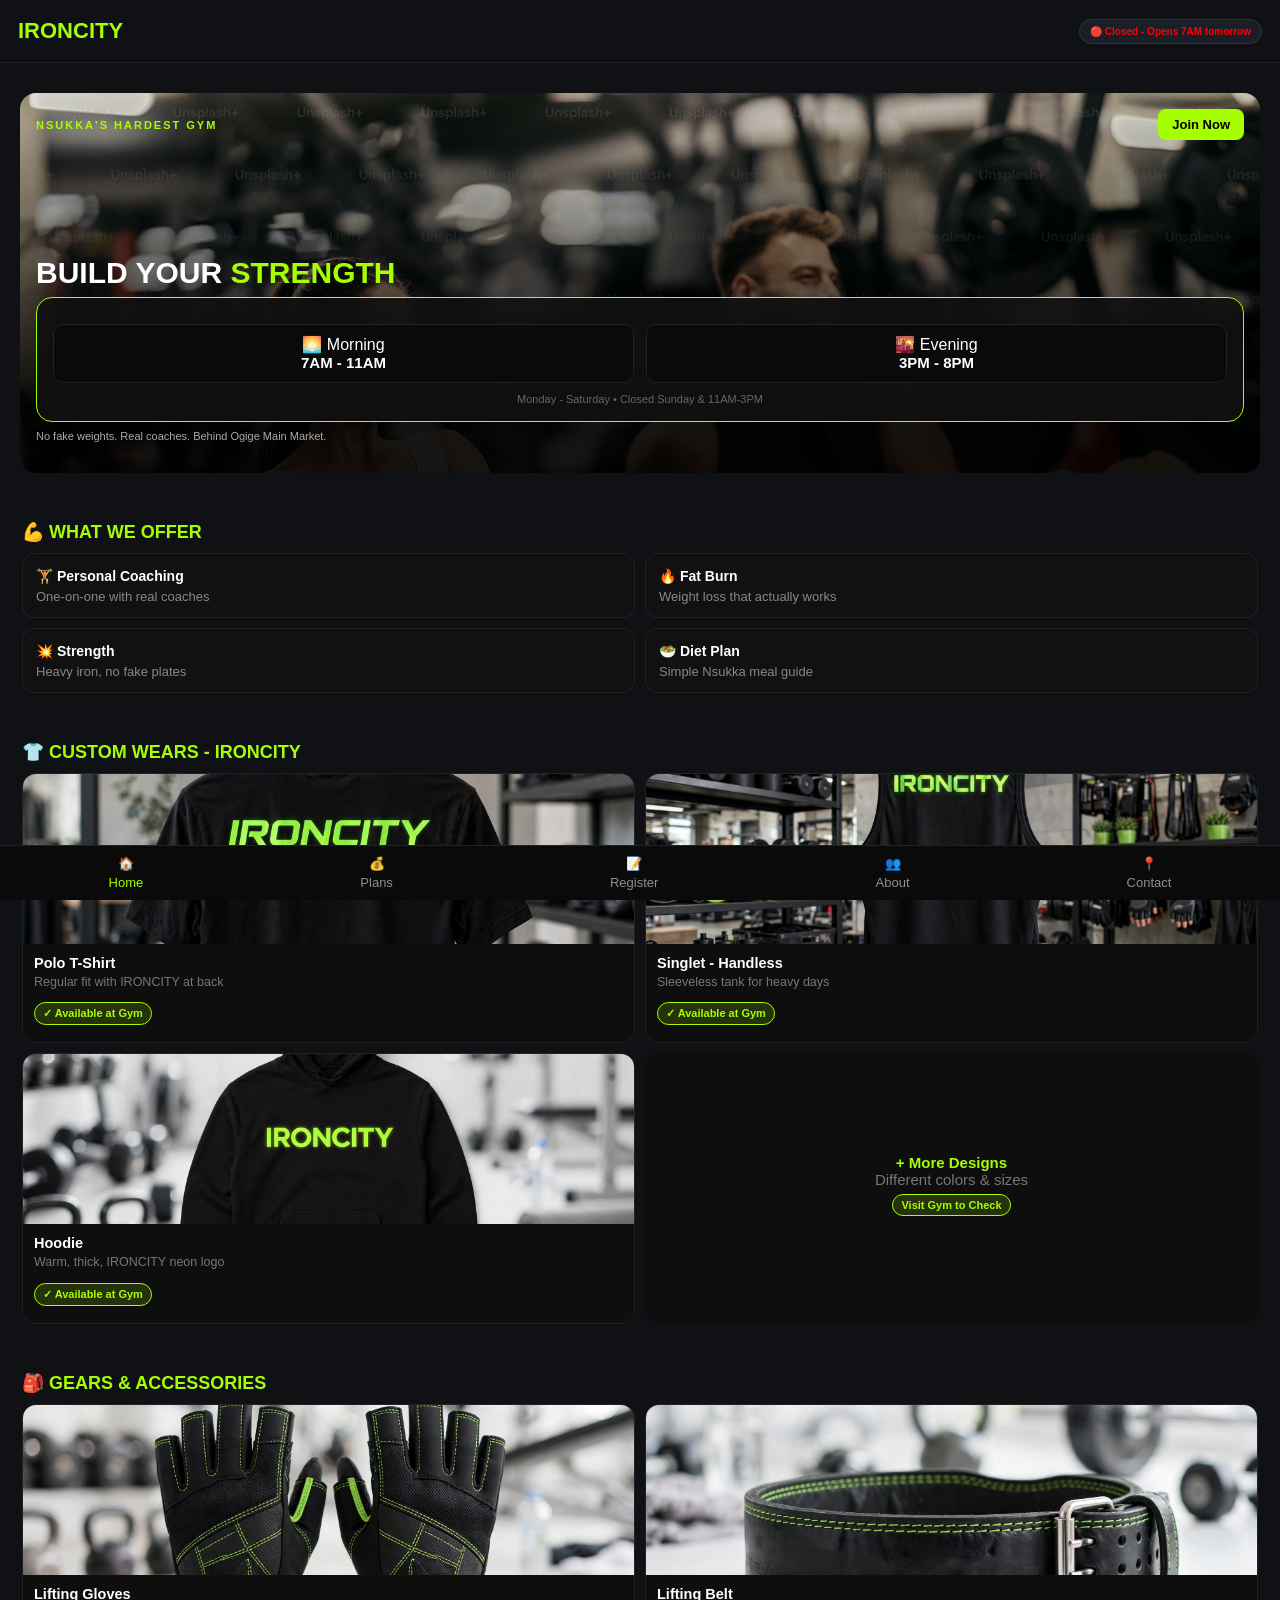
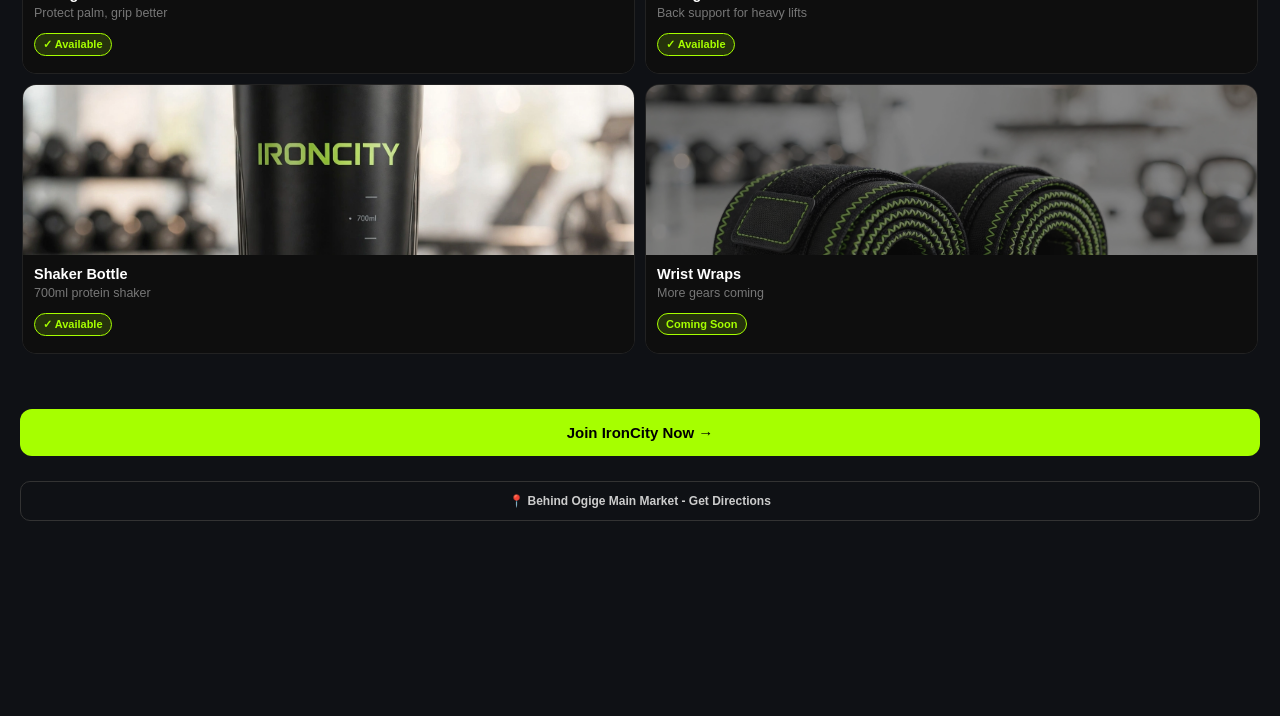
<file: index.html>
<!-- index.html -->

<!DOCTYPE html>
<html lang="en">
<head><meta charset="UTF-8"><meta name="viewport" content="width=device-width, initial-scale=1.0">
<title>IRONCITY GYM - Nsukka</title>
  <!-- Your own CSS - DON'T REMOVE IT -->
  <link rel="stylesheet" href="styles.css">

  <!-- This one is for the original logos - ADD THIS -->
  <link rel="stylesheet" href="https://cdnjs.cloudflare.com/ajax/libs/font-awesome/6.5.0/css/all.min.css">
</head>
<body>
<header><div class="logo">IRONCITY</div><div id="openStatus" class="open-badge">● CHECKING...</div></header>

<div id="home" class="page active">

  <div class="hero-old">
    <img src="images/hero.png">
    <div class="hero-overlay">
      <div class="top-bar">
        <p class="small-neon" style="color:#a6ff00;font-weight:900;font-size:11px;margin:0">NSUKKA'S HARDEST GYM</p>
        <button class="btn-join-small" onclick="showPage('register', document.querySelector(`.bottom-nav button[onclick*='register']`))">Join Now</button>
      </div>
      <div>
        <h1 style="font-size:30px;line-height:0.95;margin:0">BUILD YOUR <span style="color:#a6ff00">STRENGTH</span></h1>
        <div class="card time-card" style="margin:10px 0 0 0;background:rgba(17,17,17,0.9);backdrop-filter:blur(4px)"><div class="time-row"><div>🌅 Morning<br><b>7AM - 11AM</b></div><div>🌇 Evening<br><b>3PM - 8PM</b></div></div><div class="time-note">Monday - Saturday • Closed Sunday & 11AM-3PM</div></div>
        <p class="muted" style="font-size:11px;margin-top:8px;color:#aaa">No fake weights. Real coaches. Behind Ogige Main Market.</p>
      </div>
    </div>
  </div>

  <div class="section">
    <h2>💪 WHAT WE OFFER</h2>
    <div class="offer-grid">
      <div class="offer-card"><b>🏋️ Personal Coaching</b><p>One-on-one with real coaches</p></div>
      <div class="offer-card"><b>🔥 Fat Burn</b><p>Weight loss that actually works</p></div>
      <div class="offer-card"><b>💥 Strength</b><p>Heavy iron, no fake plates</p></div>
      <div class="offer-card"><b>🥗 Diet Plan</b><p>Simple Nsukka meal guide</p></div>
    </div>
  </div>

  <div class="section">
    <h2>👕 CUSTOM WEARS - IRONCITY</h2>
    <div class="shop-grid">
      <div class="shop-card"><img src="images/polo.png"><div class="info"><b>Polo T-Shirt</b><p>Regular fit with IRONCITY at back</p><span class="badge">✓ Available at Gym</span></div></div>
      <div class="shop-card"><img src="images/singlet.png"><div class="info"><b>Singlet - Handless</b><p>Sleeveless tank for heavy days</p><span class="badge">✓ Available at Gym</span></div></div>
      <div class="shop-card"><img src="images/hoodie.png"><div class="info"><b>Hoodie</b><p>Warm, thick, IRONCITY neon logo</p><span class="badge">✓ Available at Gym</span></div></div>
      <div class="shop-card-more" style="background:#0e0e0e;  border-radius: 14px !important; font-size: 15px !important;
  color: #777 !important; display:flex;align-items:center;justify-content:center"><div class="info" style="text-align:center"><b style="color:#a6ff00">+ More Designs</b><p>Different colors & sizes</p><span class="badge">Visit Gym to Check</span></div></div>
    </div>
  </div>

  <div class="section">
    <h2>🎒 GEARS & ACCESSORIES</h2>
    <div class="shop-grid">
      <div class="shop-card"><img src="images/gloves.png"><div class="info"><b>Lifting Gloves</b><p>Protect palm, grip better</p><span class="badge">✓ Available</span></div></div>
      <div class="shop-card"><img src="images/belt.png"><div class="info"><b>Lifting Belt</b><p>Back support for heavy lifts</p><span class="badge">✓ Available</span></div></div>
      <div class="shop-card"><img src="images/shakers.png"><div class="info"><b>Shaker Bottle</b><p>700ml protein shaker</p><span class="badge">✓ Available</span></div></div>
      <div class="shop-card"><img src="images/band.png" style="opacity:0.5"><div class="info"><b>Wrist Wraps</b><p>More gears coming</p><span class="badge">Coming Soon</span></div></div>
    </div>
  </div>

  <div style="display:flex;flex-direction:column;gap:10px;margin:25px 0">
    <button class="btn" onclick="showPage('register', document.querySelector(`.bottom-nav button[onclick*='register']`))" style="width:100%;padding:15px;font-size:15px;border-radius:12px">Join IronCity Now →</button>
    <a href="https://www.google.com/maps/dir/?api=1&destination=Ogige+Main+Market+Nsukka" target="_blank" style="background:transparent;border:1.5px solid #333;color:#ccc;padding:12px;border-radius:10px;font-weight:700;text-decoration:none;text-align:center;font-size:12px">📍 Behind Ogige Main Market - Get Directions</a>
  </div>
</div>

<div id="plans" class="page">
 <h2>CHOOSE YOUR <span class="neon">PLAN</span></h2><p class="muted-sm">Open 7-11AM & 3-8PM daily</p>
  <div class="card plan-card" onclick="selectPlan(this,'Daily Without Coaching')"><h3>Daily • Without Coaching</h3><div class="price">₦1,500 / day</div></div>
  <div class="card plan-card" onclick="selectPlan(this,'Daily With Coaching')"><span class="badge">BEGINNER FRIENDLY</span><h3>Daily • With Coaching</h3><div class="price">₦2,500 / day</div></div>
  <div class="card plan-card" onclick="selectPlan(this,'Weekly Without Coaching')"><h3>Weekly • Without Coaching</h3><div class="price">₦7,000 / week</div></div>
  <div class="card plan-card" onclick="selectPlan(this,'Weekly With Coaching')"><h3>Weekly • With Coaching</h3><div class="price">₦10,000 / week</div></div>
  <div class="card plan-card" onclick="selectPlan(this,'2 Weeks Without Coaching')"><h3>2 Weeks • Without Coaching</h3><div class="price">₦12,000 / 2 weeks</div></div>
  <div class="card plan-card" onclick="selectPlan(this,'2 Weeks With Coaching')"><span class="badge">MOST POPULAR</span><h3>2 Weeks • With Coaching</h3><div class="price">₦16,000 / 2 weeks</div></div>
  <div class="card plan-card" onclick="selectPlan(this,'Monthly Without Coaching')"><h3>Monthly • Without Coaching</h3><div class="price">₦12,000 / month</div></div>
  <div class="card plan-card selected" onclick="selectPlan(this,'Monthly With Coaching')"><span class="badge">MOST POPULAR</span><h3>Monthly • With Coaching</h3><div class="price">₦20,000 / month</div></div>
</div>

<div id="register" class="page">
  <h2 class="neon">GYM REGISTRATION</h2>
  <div class="card time-card small"><b>⏰ Open: 7-11AM & 3-8PM Daily</b></div>
  <form id="gymForm" onsubmit="return validateForm(event)">
    <label>FULL NAME *</label><input type="text" id="fullName" placeholder="Alex Morgan" required>
    <label>PHONE (WhatsApp) *</label><input type="tel" id="phone" placeholder="081..." required>
    <label>EMAIL (for reminder) *</label><input type="email" id="email" placeholder="alex@gmail.com" required>
        <label>PROFILE PICTURE (Face) *</label>
    <div class="upload-area" onclick="document.getElementById('profilePic').click()" style="margin-bottom:14px;">
      <input type="file" id="profilePic" accept="image/*" hidden onchange="profilePicked(this)">
      <div id="profileLabel">📸 UPLOAD YOUR FACE PHOTO<br><small>For ID Card - JPG, PNG • Max 5MB</small></div>
    </div>
    <div id="profileName" style="color:#a6ff00;font-size:12px;margin-top:-10px;margin-bottom:14px"></div>
    <label>PREFERRED SESSION *</label>
    <select id="session" required><option value="">When will you train?</option><option>Morning 7AM-11AM</option><option>Evening 3PM-8PM</option><option>Both Sessions</option></select>
    <label>PLAN *</label>
   <select id="planSelect" required><option value="">Select plan</option><option value="Daily Without Coaching">Daily Without Coaching - ₦1,500</option><option value="Daily With Coaching">Daily With Coaching - ₦2,500</option><option value="Weekly Without Coaching">Weekly Without Coaching - ₦7,000</option><option value="Weekly With Coaching">Weekly With Coaching - ₦10,000</option><option value="2 Weeks Without Coaching">2 Weeks Without Coaching - ₦12,000</option><option value="2 Weeks With Coaching">2 Weeks With Coaching - ₦16,000</option><option value="Monthly Without Coaching">Monthly Without Coaching - ₦12,000</option><option value="Monthly With Coaching">Monthly With Coaching - ₦20,000</option></select>
    <label>GOAL *</label><textarea id="goal" placeholder="Build strength..." required></textarea>

    <label>PAYMENT METHOD *</label>
    <div class="pay-options">
      <label class="pay-card active" id="cardGym"><input type="radio" name="pay" value="later" checked onchange="togglePay()"><span>🏦</span><b>Pay at Gym</b><small>Cash at reception</small></label>
      <label class="pay-card" id="cardNow"><input type="radio" name="pay" value="now" onchange="togglePay()"><span>💳</span><b>Pay Immediately</b><small>Transfer & upload receipt</small></label>
    </div>

    <div id="payNowBox" style="display:none" class="card pay-box">
      <b style="color:#a6ff00">Bank Details for Transfer</b><br>
      Bank: OPAY<br>Account: 1234567890<br>Name: IRONCITY GYM<br>Amount: <span id="showAmount">Select plan first</span><br><br>
      <label>UPLOAD RECEIPT *</label>
      <div class="upload-area" onclick="document.getElementById('receipt').click()">
        <input type="file" id="receipt" accept="image/*,.pdf" hidden onchange="filePicked(this)">
        <div id="uploadLabel">📤 UPLOAD RECEIPT<br><small>JPG, PNG, PDF • Max 5MB</small></div>
      </div>
      <div id="fileName" style="color:#a6ff00;font-size:12px;margin-top:6px"></div>
    </div>

    <p id="errorMsg" style="display:none;color:#ff4d4d;font-size:13px">⚠️ Fill all fields oo</p>
    <button type="submit" class="btn">SUBMIT REGISTRATION</button>
    <p class="tiny">All fields must be filled to register</p>
  </form>
</div>

<div id="alreadyRegistered" class="page" style="display:none; text-align:center; padding:40px 20px;">
  <div style="max-width:400px; margin:40px auto; background:#111; border:2px solid #a6ff00; border-radius:16px; padding:30px;">
    <div style="font-size:50px;">⚠️</div>
    <h2 style="color:#a6ff00; margin:15px 0;">Already Registered</h2>
    <p style="color:#ccc; font-size:14px; line-height:1.5;">
      This phone number <b id="dupPhone" style="color:#fff;"></b> is already in our system.
    </p>
    <div style="background:#000; padding:15px; border-radius:10px; margin:15px 0; text-align:left; font-size:13px;">
      <div>Name: <b id="dupName" style="color:#a6ff00;"></b></div>
      <div>Plan: <span id="dupPlan"></span></div>
      <div>Expires: <b id="dupExpiry" style="color:orange;"></b></div>
      <div>Status: <b id="dupStatus"></b></div>
    </div>
    <button class="btn btn-green" onclick="showPage('home', document.querySelector('.bottom-nav button:nth-child(1)'))" style="width:100%; padding:12px; border-radius:10px; background:#a6ff00; color:#000; font-weight:900; border:none; cursor:pointer;">Back to Home</button>
    <p style="color:#666; font-size:11px; margin-top:10px;">If you want to renew, visit gym or contact admin.</p>
  </div>
</div>

<div id="about" class="page">
  <h2 class="neon">ABOUT US</h2>

  <!-- HERO -->
  <div class="about-hero-full">
    <img src="images/hero_member.png">
    <div class="about-hero-overlay">
      <span class="eyebrow">NSUKKA'S HARDEST GYM</span>
      <h1>WE NO BE <span>REGULAR GYM</span></h1>
      <p>Behind Ogige Main Market, we built IronCity with one rule: No fake weights, real results.</p>
    </div>
  </div>

  <!-- STORY + HOURS -->
  <div class="card time-card">
    <h3>🕒 OPENING HOURS</h3>
    <div class="time-row" style="margin-top:10px">
      <div><small>Morning</small><br><b>7AM - 11AM</b></div>
      <div><small>Evening</small><br><b>3PM - 8PM</b></div>
    </div>
    <div class="time-note">Monday - Saturday • Closed Sunday & 11AM-3PM break</div>
  </div>

  <div class="card story-card" style="margin-top: 50px; margin-bottom: 50px;">
    <div class="label">01 / OUR STORY</div>
    <h3>WHY WE STARTED FOR NSUKKA</h3>
    <p class="about-text">IRONCITY started 2021 behind Ogige. We see say for Nsukka, many gyms dey use fake plates, coach dey press phone. So we create our own corner - heavy iron, real coaches wey dey watch your form, community wey dey push you. From student to businessman, everybody dey train together.</p>
    <div class="about-mini-gallery">
      <img src="images/members2.png">
      <img src="images/members.png">
    </div>
  </div>

  <div class="hero-img"><img src="images/group.png"></div>

  <!-- STATS - people fit scroll -->
  <div class="stats-grid">
    <div class="stat-box"><b>300+</b><span>Active Members</span></div>
    <div class="stat-box"><b>4</b><span>Years Running</span></div>
    <div class="stat-box"><b>3</b><span>Real Coaches</span></div>
    <div class="stat-box"><b>100%</b><span>Real Plates Only</span></div>
  </div>

  <!-- WHAT MAKES US DIFFERENT -->
  <div class="card dark">
    <div class="label green">02 / WHY PEOPLE TRUST US</div>
    <h3>WHAT MAKES IRONCITY DIFFERENT</h3>
    <div class="diff-grid">
      <div class="diff"><b>🏋️ No Fake Weights</b><p>All KG na real KG. Wetin you lift na wetin you lift.</p></div>
      <div class="diff"><b>👊 Real Coaching</b><p>Coach dey correct form, not press phone.</p></div>
      <div class="diff"><b>⏰ Built for Hustlers</b><p>Morning & Evening sessions, work fit enter.</p></div>
      <div class="diff"><b>👕 Community</b><p>Wear IRONCITY for Nsukka, people sabi you.</p></div>
    </div>
  </div>

  <!-- COACHING SECTION -->
  <div class="card">
    <div class="label">03 / COACHING</div>
    <h3>COACHES WEY DEY FOR YOU</h3>
    <p class="about-text">No be YouTube coaching. One-on-one guidance, fat burn plan, strength plan, diet guide wey follow Nsukka food - not imported diet wey you no fit afford.</p>
    <div class="about-mini-gallery three">
      <img src="images/coach1.png"><img src="images/coach2.png"><img src="images/coach3.png">
    </div>
    <div class="coach-tags"><span>Personal Coaching</span><span>Fat Loss</span><span>Strength</span><span>Diet Plan</span></div>
  </div>

  <!-- CORE VALUES & MISSION -->
  <div class="card dark">
    <div class="label green">04 / CORE VALUES & MISSION</div>
    <h3>MAKE NSUKKA THE HARDEST CITY</h3>
    <p class="about-text light">Our mission no be to be biggest gym for Nigeria. Na to make every person wey enter IronCity comot stronger, disciplined - body and mindset. Discipline. Real Work. No Excuse.</p>
    <div class="values">
      <div><b>01</b> Discipline</div>
      <div><b>02</b> Real Work</div>
      <div><b>03</b> Brotherhood</div>
    </div>
    <button class="btn-join-about" onclick="showPage('register', document.querySelector(`.bottom-nav button[onclick*='register']`))">Join IronCity Now →</button>
  </div>

  <div style="display: flex; justify-content: center;">
    <a href="https://www.google.com/maps/dir/?api=1&destination=Ogige+Main+Market+Nsukka" target="_blank" class="map-btn">📍 BEHIND OGIGE MAIN MARKET - MAP</a>
  </div>
</div>

<div id="contact" class="page">
  <h2 class="neon">CONTACT US</h2>
  
  <div class="card time-card">
    <h3>📍 Visit Us</h3>
    <p>Behind Ogige Main Market, Nsukka</p>
    <div class="time-row">
      <div>🌅 <b>7AM-11AM</b></div>
      <div>🌇 <b>3PM-8PM</b></div>
    </div>
  </div>

  <!-- ALL CONTACT + SOCIALS - BIG SQUARE BOXES -->
  <div class="socials-section">
    <div class="social-grid">

      <!-- CALL - Main Call Logo -->
      <a href="tel:09134435650" class="social-box call">
        <i class="fa-solid fa-phone"></i>
        <span>CALL</span>
      </a>

      <!-- WHATSAPP - Main WhatsApp Logo -->
      <a href="https://wa.me/2349134435650" target="_blank" class="social-box whatsapp">
        <i class="fa-brands fa-whatsapp"></i>
        <span>WHATSAPP</span>
      </a>

      <!-- FACEBOOK - Main Facebook Logo -->
      <a href="https://facebook.com/" target="_blank" class="social-box facebook">
        <i class="fa-brands fa-facebook-f"></i>
        <span>FACEBOOK</span>
      </a>

      <!-- INSTAGRAM - Main Instagram Logo -->
      <a href="https://instagram.com/" target="_blank" class="social-box instagram">
        <i class="fa-brands fa-instagram"></i>
        <span>INSTAGRAM</span>
      </a>

      <!-- TIKTOK - Main TikTok Logo -->
      <a href="https://tiktok.com/" target="_blank" class="social-box tiktok">
        <i class="fa-brands fa-tiktok"></i>
        <span>TIKTOK</span>
      </a>

      <!-- YOUTUBE - Main Youtube Logo -->
      <a href="https://youtube.com/" target="_blank" class="social-box youtube">
        <i class="fa-brands fa-youtube"></i>
        <span>YOUTUBE</span>
      </a>

      <!-- MAP - Main Map Logo -->
      <a href="https://www.google.com/maps/dir/?api=1&destination=Ogige+Main+Market+Nsukka" target="_blank" class="social-box map">
        <i class="fa-solid fa-location-dot"></i>
        <span>MAP</span>
      </a>

    </div>
  </div>

</div>

<div class="bottom-nav">
  <button class="active" onclick="showPage('home',this)">🏠<span>Home</span></button>
  <button onclick="showPage('plans',this)">💰<span>Plans</span></button>
  <button onclick="showPage('register',this)">📝<span>Register</span></button>
  <button onclick="showPage('about',this)">👥<span>About</span></button>
  <button onclick="showPage('contact',this)">📍<span>Contact</span></button>
</div>
<script src="script.js"></script>
</body>
</html>
</file>
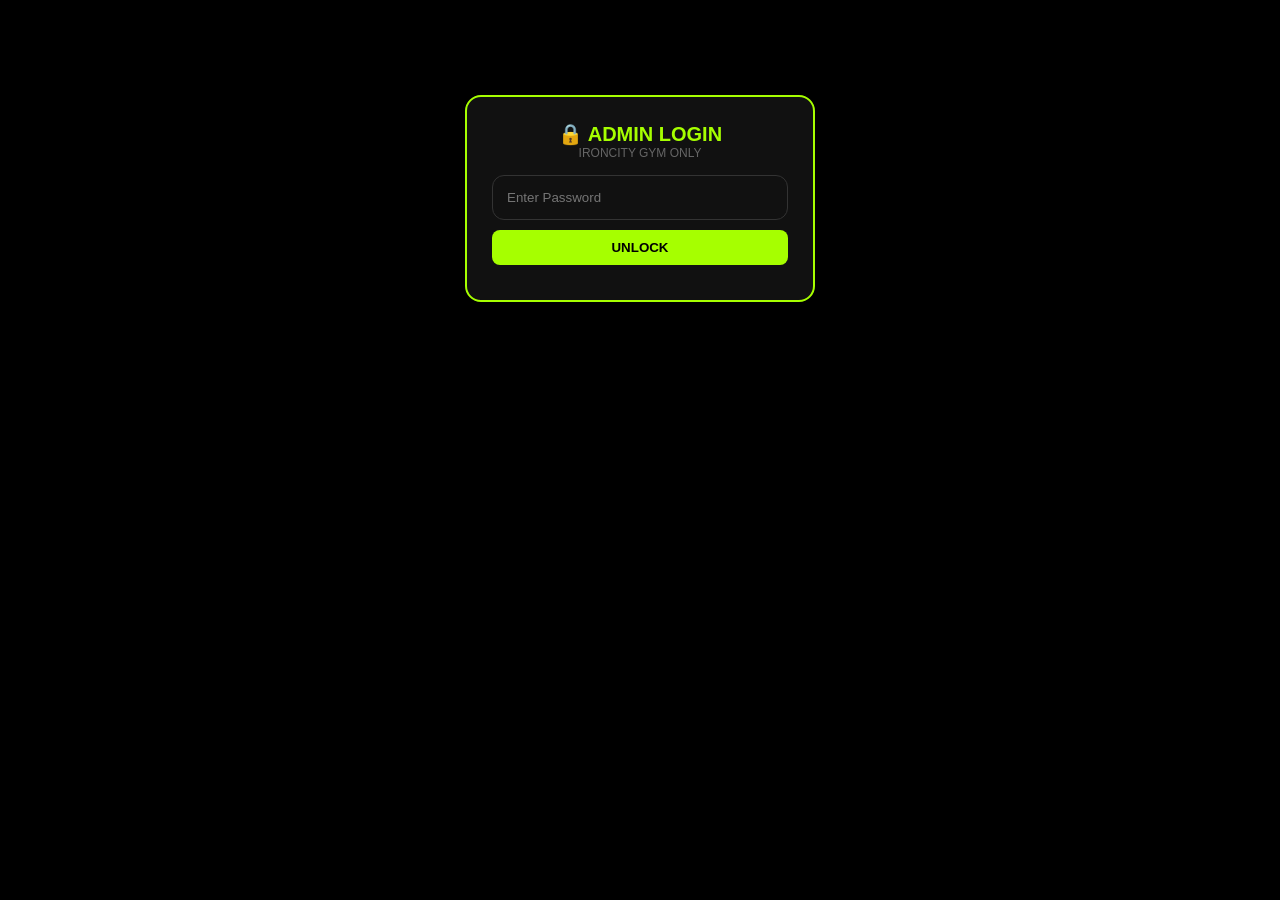
<file: admin/index.html>
<!DOCTYPE html>
<html lang="en">
<head>
<meta charset="UTF-8">
<meta name="viewport" content="width=device-width, initial-scale=1.0">
<title>IRONCITY ADMIN</title>
<style>
*{margin:0;padding:0;box-sizing:border-box;font-family:Arial,sans-serif;}
body{background:#000;color:#fff;padding:15px;}
h1{color:#a6ff00;text-align:center;margin-top:10px;}
h2{margin-top:25px;font-size:16px;}
#loginBox{max-width:350px;margin:80px auto;background:#111;padding:25px;border-radius:16px;border:2px solid #a6ff00;text-align:center;}
#dashboard{display:none;}
.search{width:100%;padding:14px;border-radius:12px;background:#111;border:1px solid #333;color:#fff;margin:15px 0 5px 0;}
.stats{display:grid;grid-template-columns:1fr 1fr 1fr;gap:10px;margin:15px 0;}
.card-stat{background:#111;border:1px solid #333;padding:15px;border-radius:12px;text-align:center;}
.card-stat b{color:#a6ff00;font-size:20px;display:block;margin-top:5px;}
.table-wrap{overflow:auto;margin-top:10px;}
table{width:100%;border-collapse:collapse;background:#111;border-radius:12px;overflow:hidden;font-size:13px;}
th{background:#a6ff00;color:#000;padding:10px;text-align:left;font-size:11px;}
td{padding:10px;border-bottom:1px solid #222;text-align:left;}
.count{display:inline-block;padding:3px 10px;border-radius:20px;font-weight:800;margin-left:8px;font-size:12px;}
.badge-active{color:#a6ff00;font-weight:800;}
.badge-today{color:orange;font-weight:800;}
.badge-expired{color:red;font-weight:800;}
.btn{border:none;padding:10px 15px;border-radius:8px;font-weight:900;cursor:pointer;}
.btn-green{background:#a6ff00;color:#000;width:100%;}
.btn-wa{background:#a6ff00;color:#000;padding:5px 10px;border-radius:8px;text-decoration:none;font-size:11px;font-weight:800;}
.btn-paid{background:orange;color:#000;padding:5px 10px;border-radius:8px;font-size:11px;font-weight:800;cursor:pointer;border:none;}
#addBox{display:none;position:fixed;top:0;left:0;right:0;bottom:0;background:rgba(0,0,0,0.9);z-index:99;padding:15px;overflow:auto;}
#addBox .inner{max-width:400px;margin:30px auto;background:#111;border:2px solid #a6ff00;padding:20px;border-radius:16px;}
#addBox input, #addBox select{width:100%;padding:12px;margin:6px 0;border-radius:8px;background:#000;border:1px solid #333;color:#fff;}
#searchInfo{font-size:12px;color:#a6ff00;margin-left:5px;}
.btn-cancel{background:#ff3333;color:#fff;padding:5px 10px;border-radius:8px;font-size:11px;font-weight:800;cursor:pointer;border:none;margin-left:4px;}
</style>
</head>
<body>

<div id="loginBox">
  <div style="color:#a6ff00;font-weight:900;font-size:20px;">🔒 ADMIN LOGIN</div>
  <div style="color:#666;font-size:12px;margin-bottom:15px;">IRONCITY GYM ONLY</div>
  <input type="password" id="passInput" placeholder="Enter Password" class="search" style="margin:0 0 10px 0;">
  <button class="btn btn-green" onclick="checkPassword()">UNLOCK</button>
  <div id="loginError" style="color:red;font-size:13px;margin-top:10px;"></div>
</div>

<div id="dashboard">
  <h1>IRONCITY ADMIN</h1>
  <div style="text-align:center;color:#666;font-size:12px;">Behind Ogige Main Market <br><button onclick="logout()" style="width:auto;padding:4px 10px;background:#222;color:#fff;font-size:11px;margin-top:5px;border:none;border-radius:5px;cursor:pointer;">Logout</button></div>

  <div class="stats">
    <div class="card-stat"><span>Total</span><b id="total">0</b></div>
    <div class="card-stat"><span>🟢 Active</span><b id="active">0</b></div>
    <div class="card-stat"><span>🔴 Expired</span><b id="expired">0</b></div>
  </div>
  <div class="stats">
    <div class="card-stat"><span>💰 Revenue</span><b id="revenue">₦0</b></div>
    <div class="card-stat"><span>🟡 Today</span><b id="soon">0</b></div>
    <div class="card-stat"><span>Today</span><b id="todayDate"></b></div>
  </div>

  <div style="display:grid;grid-template-columns:1fr 1fr;gap:10px;">
    <button class="btn btn-green" onclick="loadMembers()">🔄 Refresh</button>
    <button class="btn btn-green" style="background:#fff;color:#000;" onclick="document.getElementById('addBox').style.display='block'">+ Add Member</button>
  </div>
  
  <input type="text" id="search" class="search" placeholder="🔍 Search name, phone, plan..." oninput="filterTable()">
  <div id="searchInfo"></div>

  <h2>🟡 EXPIRES TODAY <span id="todayCount" class="count" style="background:orange;color:#000;">0</span></h2>
  <div class="table-wrap"><table id="todayTable"><thead><tr><th>Name</th><th>Phone</th><th>Plan</th><th>Action</th></tr></thead><tbody><tr><td colspan="4">Loading...</td></tr></tbody></table></div>

  <h2>🟢 ACTIVE <span id="activeCount" class="count" style="background:#a6ff00;color:#000;">0</span></h2>
  <div class="table-wrap"><table id="activeTable"><thead><tr><th>Name</th><th>Phone</th><th>Plan</th><th>Expires</th><th>Status</th><th>Action</th></tr></thead><tbody><tr><td colspan="6">Loading...</td></tr></tbody></table></div>

  <h2>🔴 EXPIRED <span id="expiredCount" class="count" style="background:red;color:#fff;">0</span></h2>
  <div class="table-wrap"><table id="expiredTable"><thead><tr><th>Name</th><th>Phone</th><th>Plan</th><th>Expired On</th><th>Status</th><th>Action</th></tr></thead><tbody><tr><td colspan="6">Loading...</td></tr></tbody></table></div>
</div>

<div id="addBox">
  <div class="inner">
    <h2 style="color:#a6ff00;margin-bottom:10px;">+ Add Member Manually</h2>
    <input id="addName" placeholder="Full Name">
    <input id="addPhone" placeholder="Phone e.g 081...">
    <select id="addPlan">
      <option value="">Select Plan</option>
      <option value="Daily Without Coaching">Daily Without Coaching - ₦1500</option>
      <option value="Daily With Coaching">Daily With Coaching - ₦2500</option>
      <option value="Monthly Without Coaching">Monthly Without Coaching - ₦12000</option>
      <option value="Monthly With Coaching">Monthly With Coaching - ₦20000</option>
    </select>
    <select id="addSession">
      <option value="">Select Session</option>
      <option>Morning 7AM-11AM</option>
      <option>Evening 3PM-7PM</option>
    </select>
    <select id="addPay">
      <option value="Pay at Gym">Pay at Gym (Unpaid - ₦0)</option>
      <option value="Pay Immediately">Paid Cash / Transfer (Count Revenue)</option>
    </select>
    <button class="btn btn-green" style="margin-top:10px;" onclick="addMemberManually()">Add Member</button>
    <button class="btn" style="width:100%;margin-top:8px;background:#222;color:#fff;" onclick="document.getElementById('addBox').style.display='none'">Cancel</button>
    <div id="addMsg" style="margin-top:10px;font-size:12px;"></div>
  </div>
</div>

<script>
const ADMIN_PASSWORD = "IronCity2024";
const SCRIPT_URL = "https://script.google.com/macros/s/AKfycbxJu69LzD43DvMcqaYm7U8GvlmRorUkrqhj0IDfsx-X2JXQZSVpsUgf63PJIwf87EK4/exec";

function checkPassword(){
  if(document.getElementById('passInput').value === ADMIN_PASSWORD){
    localStorage.setItem('ironcity_admin','true');
    showDashboard();
  } else { document.getElementById('loginError').innerText = "Wrong password!"; }
}
function showDashboard(){
  document.getElementById('loginBox').style.display="none";
  document.getElementById('dashboard').style.display="block";
  loadMembers();
}
function logout(){ localStorage.removeItem('ironcity_admin'); location.reload(); }
if(localStorage.getItem('ironcity_admin') === 'true'){ showDashboard(); }

// === FIXED SEARCH - WON'T HIDE HEADERS ===
function filterTable(){
  const q = document.getElementById('search').value.toLowerCase().trim();
  const info = document.getElementById('searchInfo');
  let visibleCount = 0;
  let totalRows = 0;

  document.querySelectorAll('table tbody tr').forEach(tr=>{
    // skip "No members" placeholder rows
    if(tr.innerText.includes('No one') || tr.innerText.includes('No active') || tr.innerText.includes('No expired') || tr.innerText.includes('Loading')){
      return;
    }
    totalRows++;
    const show = q === '' || tr.innerText.toLowerCase().includes(q);
    tr.style.display = show? '' : 'none';
    if(show) visibleCount++;
  });

  if(q){
    info.textContent = visibleCount>0? `✅ ${visibleCount} found for "${q}"` : `❌ No results for "${q}"`;
  } else {
    info.textContent = '';
  }
}

function getExpiryFromPlan(plan){
  const d=new Date(); const p=plan.toLowerCase();
  if(p.includes("daily")) d.setDate(d.getDate()+1); else d.setMonth(d.getMonth()+1);
  return d.toISOString().split('T')[0];
}
function parseDate(str){
  if(!str) return null;
  const s = String(str).trim();
  if(s.includes('T') || s.match(/^\d{4}-\d{2}-\d{2}/)){
    const d=new Date(s); if(!isNaN(d)){d.setHours(0,0,0,0);return d;}
  }
  if(s.includes('/')){
    const p=s.split('/');
    if(p.length===3){
      const d=new Date(parseInt(p[2]),parseInt(p[1])-1,parseInt(p[0]));
      if(!isNaN(d)){d.setHours(0,0,0,0);return d;}
    }
  }
  const d=new Date(s); if(!isNaN(d)){d.setHours(0,0,0,0);return d;} return null;
}
let rawDataCache = [];

function getPriceFromPlan(plan){
  const p = String(plan||"").toLowerCase().trim();
  if(p === "daily without coaching") return 1500;
  if(p === "daily with coaching") return 2500;
  if(p === "monthly without coaching") return 12000;
  if(p === "monthly with coaching") return 20000;
  if(p.includes("daily") && p.includes("without")) return 1500;
  if(p.includes("daily") && p.includes("with")) return 2500;
  if(p.includes("monthly") && p.includes("without")) return 12000;
  if(p.includes("monthly") && p.includes("with")) return 20000;
  return 1500;
}
async function markAsPaid(phone, plan, btn){
  if(btn){ btn.innerText = "Checking..."; btn.disabled = true; }
  const price = getPriceFromPlan(plan);
  const target = String(phone).replace(/[^0-9]/g,'').slice(-10);

  // CHECK LOCALLY IF ALREADY HAS ACTIVE PAID
  const today = new Date(); today.setHours(0,0,0,0);
  const hasActivePaid = rawDataCache.some(m=>{
    const p = String(m.phone||'').replace(/[^0-9]/g,'').slice(-10);
    const amt = parseInt(m.amount||m.price||0)||0;
    const exp = parseDate(m.expiryDate||m.expiry);
    return p===target && amt>0 && exp && exp>=today;
  });
  if(hasActivePaid){
    alert("⚠️ Already has ACTIVE paid registration for this number! You cannot Mark Paid again. Use CANCEL to remove duplicate.");
    if(btn){ btn.innerText="Mark Paid"; btn.disabled=false; }
    return;
  }

  if(!confirm('Mark as PAID ₦'+price.toLocaleString()+' for '+plan+'?')){ if(btn){ btn.innerText="Mark Paid"; btn.disabled=false; } return; }
  try{
    await fetch(SCRIPT_URL,{method:"POST",mode:"no-cors",body:JSON.stringify({action:"markPaid", phone: String(phone), price: Number(price)})});
    alert('✅ Marked as Paid ₦'+price.toLocaleString());
    setTimeout(loadMembers,4000);
  }catch(e){ alert('Error: '+e.message); if(btn){ btn.innerText="Mark Paid"; btn.disabled=false; } }
}
async function cancelMember(phone, btn){
  if(!confirm('Delete?')) return;
  if(btn){ btn.innerText="Deleting..."; btn.disabled=true; }
  await fetch(SCRIPT_URL,{method:"POST",mode:"no-cors",body:JSON.stringify({action:"cancel", phone: phone})});
  alert('✅ Deleted - wait 4 seconds');
  setTimeout(loadMembers,4000);
}
async function addMemberManually(){
  const name=document.getElementById('addName').value.trim();
  const phone=document.getElementById('addPhone').value.trim();
  const plan=document.getElementById('addPlan').value;
  const session=document.getElementById('addSession').value;
  const payMethod=document.getElementById('addPay').value;
  const msg=document.getElementById('addMsg');
  if(!name||!phone||!plan||!session){ msg.innerHTML='<span style="color:red">Fill all fields</span>'; return; }
  msg.innerHTML='Adding...';
  const isPaid = payMethod.includes('Immediately');
  const price = isPaid? getPriceFromPlan(plan) : 0;
  const expiry = getExpiryFromPlan(plan);
  const data = { name, phone, email: `${phone}@ironcity.com`, session, plan, goal: "general", payMethod, price, amount: price, expiry };
  try{
    await fetch(SCRIPT_URL,{method:"POST",mode:"no-cors",body:JSON.stringify(data)});
    msg.innerHTML='<span style="color:#a6ff00">✅ Added! Refreshing...</span>';
    setTimeout(()=>{ document.getElementById('addBox').style.display='none'; loadMembers(); document.getElementById('addName').value=''; document.getElementById('addPhone').value=''; msg.innerHTML=''; },1200);
  }catch(e){ msg.innerHTML='<span style="color:red">Error: '+e.message+'</span>'; }
}
async function loadMembers(){
  document.getElementById('todayDate').innerText = new Date().toDateString().slice(4);
  try{
    const res = await fetch(SCRIPT_URL + "?t=" + Date.now(), {cache: "no-store"});
    const data = await res.json();
    rawDataCache = data;
    let total=0, active=0, expired=0, soon=0, revenue=0;
    let todayHTML="", activeHTML="", expiredHTML="";
    const today = new Date(); today.setHours(0,0,0,0);
    data.reverse().forEach(m=>{
      if(!m.name) return; total++;
      const amt = parseInt(m.amount || m.price || 0) || 0;
      if(amt > 0){ revenue += amt; }
      const isPaid = amt > 0;
      const expiry = parseDate(m.expiryDate || m.expiry); if(!expiry) return;
      expiry.setHours(0,0,0,0);
      const diff = Math.ceil((expiry - today)/(1000*60*60*24));
const cleanPhone = String(m.phone||'').replace(/[^0-9]/g,'');
const waPhone = cleanPhone.startsWith('0')? '234'+cleanPhone.slice(1) : cleanPhone;
const waLink = `https://wa.me/${waPhone}`;

// Cancel only for unpaid or expired
let cancelBtn = "";
let markPaidBtn = "";

if (!isPaid) {
  // Unpaid - show both Mark Paid and Cancel
  cancelBtn = `<button class="btn-cancel" style="background:#ff3333;color:#fff;padding:4px 8px;border-radius:6px;font-size:10px;border:none;cursor:pointer;" onclick="cancelMember('${m.phone}', this)">Cancel</button>`;
  markPaidBtn = `<button class="btn-paid" onclick="markAsPaid('${m.phone}','${m.plan}', this)">Mark Paid</button>`;
} else {
  // Paid - no cancel if still active
  markPaidBtn = `<span style="color:#a6ff00;font-weight:700;white-space:nowrap;">Paid ₦${amt.toLocaleString()}</span>`;
}

const paidAndCancel = `<div style="display:flex;align-items:center;gap:6px;white-space:nowrap;">${markPaidBtn} ${cancelBtn}</div>`;
const actionCellActive = `<div style="display:flex;align-items:center;gap:8px;white-space:nowrap;">${paidAndCancel} <a href="${waLink}" target="_blank" class="btn-wa" style="background:#a6ff00;color:#000;padding:5px 14px;border-radius:20px;font-weight:800;text-decoration:none;">WA</a></div>`;

// For expired - always show cancel even if paid
const expiredCancelBtn = `<button class="btn-cancel" style="background:#ff3333;color:#fff;padding:4px 8px;border-radius:6px;font-size:10px;border:none;cursor:pointer;" onclick="cancelMember('${m.phone}', this)">Cancel</button>`;
const actionCellExpired = `<div style="display:flex;align-items:center;gap:8px;white-space:nowrap;">${!isPaid ? markPaidBtn : `<span style="color:#a6ff00;font-weight:700;">Paid ₦${amt.toLocaleString()}</span>`} ${expiredCancelBtn} <a href="${waLink}" target="_blank" class="btn-wa" style="background:#a6ff00;color:#000;padding:5px 14px;border-radius:20px;font-weight:800;text-decoration:none;">WA</a></div>`;

if(diff < 0){
  expired++;
  expiredHTML += `<tr><td>${m.name}</td><td>${m.phone}</td><td>${m.plan}</td><td>${expiry.toDateString().slice(4)}</td><td class="badge-expired"><span class="dot dot-expired"></span> Expired</td><td>${actionCellExpired}</td></tr>`;
} else {
  active++;
  const statusBadge = diff===0 ? `<span class="dot dot-today"></span> <span style="color:#ffaa00;font-weight:700">Today</span>` : `<span class="dot dot-active"></span> Active`;
  // Active paid = NO cancel
  const activePaidPart = isPaid ? `<span style="color:#a6ff00;font-weight:700;white-space:nowrap;">Paid ₦${amt.toLocaleString()}</span>` : `${markPaidBtn} ${cancelBtn}`;
  const finalActionActive = `<div style="display:flex;align-items:center;gap:8px;white-space:nowrap;">${activePaidPart} <a href="${waLink}" target="_blank" class="btn-wa" style="background:#a6ff00;color:#000;padding:5px 14px;border-radius:20px;font-weight:800;text-decoration:none;">WA</a></div>`;
  
  activeHTML += `<tr><td>${m.name}</td><td>${m.phone}</td><td>${m.plan}</td><td>${expiry.toDateString().slice(4)} <small style="color:#666">(${diff}d)</small></td><td>${statusBadge}</td><td>${finalActionActive}</td></tr>`;
  if(diff===0){ 
    soon++; 
    todayHTML += `<tr><td>${m.name}</td><td>${m.phone}</td><td>${m.plan}</td><td>${finalActionActive}</td></tr>`; 
  }
    }
    });
    document.getElementById('todayTable').querySelector('tbody').innerHTML = todayHTML || `<tr><td colspan="4" style="color:#666">No one expires today</td></tr>`;
    document.getElementById('activeTable').querySelector('tbody').innerHTML = activeHTML || `<tr><td colspan="6" style="color:#666">No active members</td></tr>`;
    document.getElementById('expiredTable').querySelector('tbody').innerHTML = expiredHTML || `<tr><td colspan="6" style="color:#666">No expired members</td></tr>`;
    document.getElementById('total').innerText = total;
    document.getElementById('active').innerText = active;
    document.getElementById('expired').innerText = expired;
    document.getElementById('soon').innerText = soon;
    document.getElementById('activeCount').innerText = active;
    document.getElementById('expiredCount').innerText = expired;
    document.getElementById('todayCount').innerText = soon;
    document.getElementById('revenue').innerText = "₦"+revenue.toLocaleString();
    if(document.getElementById('search').value) filterTable();
  }catch(e){
    document.querySelectorAll('tbody').forEach(tb=> tb.innerHTML = `<tr><td colspan="6">Error: ${e.message}</td></tr>`);
  }
}
</script>
</body>
</html>
</file>
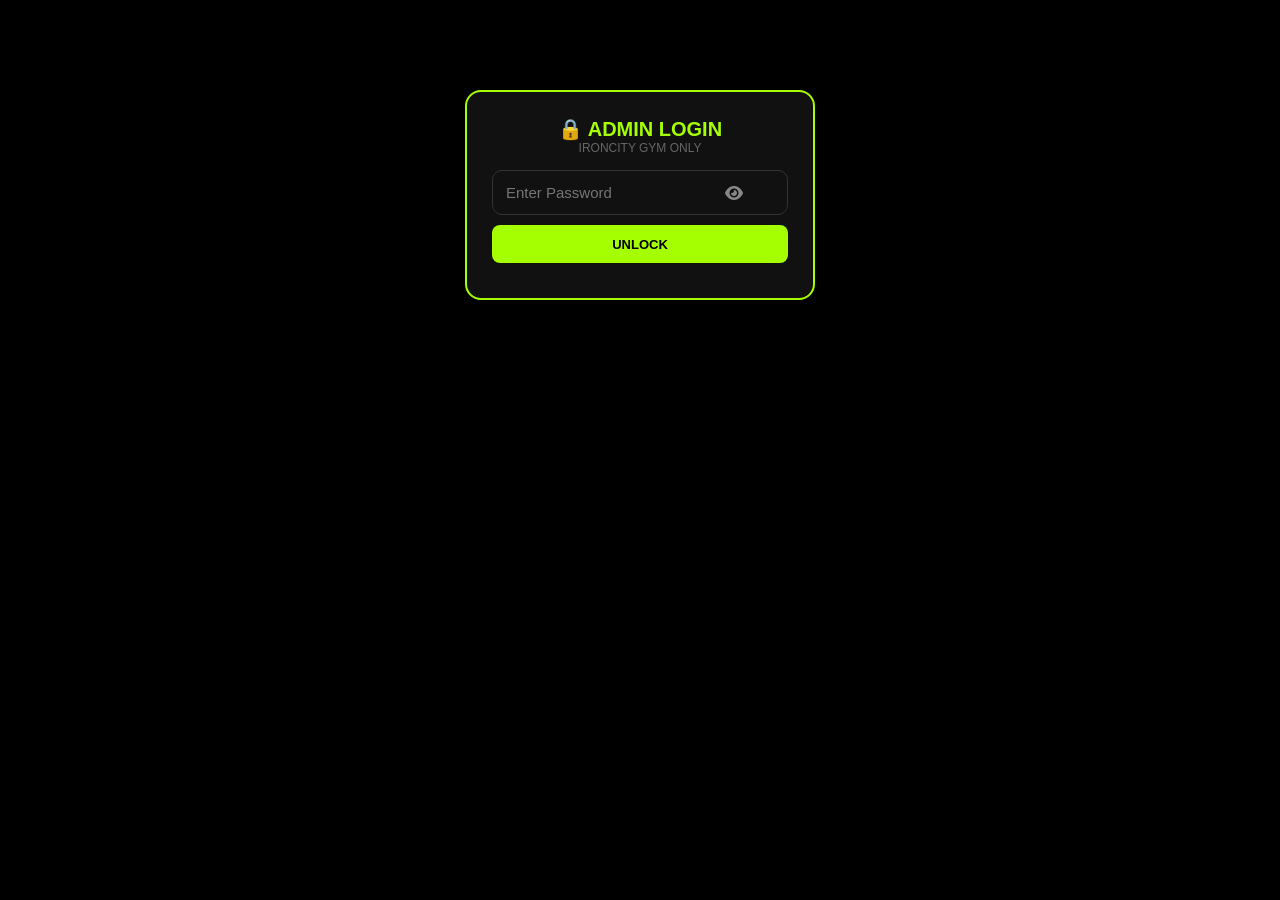
<file: admin2/index.html>
<!DOCTYPE html>
<html lang="en">
<head>
<meta charset="UTF-8"><meta name="viewport" content="width=device-width, initial-scale=1.0"><title>IRONCITY ADMIN</title>
<link rel="stylesheet" href="https://cdnjs.cloudflare.com/ajax/libs/font-awesome/6.5.0/css/all.min.css">
<style>
*{margin:0;padding:0;box-sizing:border-box;font-family:Arial,sans-serif}body{background:#000;color:#fff;padding:10px}h1{color:#a6ff00;text-align:center;margin-top:8px;font-size:21px}h2{margin-top:20px;font-size:16px}#loginBox{max-width:350px;margin:80px auto;background:#111;padding:25px;border-radius:16px;border:2px solid #a6ff00;text-align:center}#dashboard{display:none}.search{width:100%;padding:13px;border-radius:10px;background:#111;border:1px solid #333;color:#fff;margin:10px 0 5px 0;font-size:15px}.stats{display:grid;grid-template-columns:1fr 1fr 1fr;gap:8px;margin:10px 0}.card-stat{background:#111;border:1px solid #333;padding:12px;border-radius:10px;text-align:center;font-size:13px}.card-stat b{color:#a6ff00;font-size:18px;display:block;margin-top:3px}
/* FIXED - BIGGER LETTERS + PRESSABLE BUTTONS + SCROLLABLE ON PHONE */
.table-wrap{margin-top:10px;max-height:420px;overflow-y:auto;overflow-x:auto;-webkit-overflow-scrolling:touch;border:1px solid #222;border-radius:12px;background:#111}
.table-wrap::-webkit-scrollbar{height:6px;width:6px}
.table-wrap::-webkit-scrollbar-thumb{background:#a6ff00;border-radius:10px}
table{width:100%;border-collapse:collapse;font-size:14.5px;table-layout:auto;min-width:680px}
th{background:#a6ff00;color:#000;padding:10px 6px;text-align:left;font-size:12.5px;position:sticky;top:0;z-index:5;white-space:nowrap;font-weight:900}
td{padding:10px 6px;border-bottom:1px solid #222;text-align:left;font-size:14.5px;vertical-align:middle;line-height:1.4;word-break:break-word}
td small{font-size:11.5px}
.count{display:inline-block;padding:3px 9px;border-radius:20px;font-weight:800;margin-left:6px;font-size:11px}.btn{border:none;padding:10px 12px;border-radius:8px;font-weight:900;cursor:pointer;font-size:13px;min-height:38px}.btn-green{background:#a6ff00;color:#000;width:100%}.btn-wa{background:#a6ff00;color:#000;padding:8px 12px;border-radius:7px;text-decoration:none;font-size:12px;font-weight:800;white-space:nowrap;min-height:36px;display:inline-flex;align-items:center}.btn-paid{background:orange;color:#000;padding:8px 12px;border-radius:7px;font-size:12.5px;font-weight:800;cursor:pointer;border:none;white-space:nowrap;min-height:36px}#addBox{display:none;position:fixed;top:0;left:0;right:0;bottom:0;background:rgba(0,0,0,0.9);z-index:99;padding:15px;overflow:auto}#addBox .inner{max-width:400px;margin:30px auto;background:#111;border:2px solid #a6ff00;padding:20px;border-radius:16px}#addBox input,#addBox select{width:100%;padding:12px;margin:6px 0;border-radius:8px;background:#000;border:1px solid #333;color:#fff;font-size:14px}#searchInfo{font-size:12.5px;color:#a6ff00;margin-left:5px}.btn-cancel{background:#ff3333;color:#fff;padding:8px 10px;border-radius:7px;font-size:11px;font-weight:800;cursor:pointer;border:none;margin-left:4px;min-height:36px}.days-control{display:flex;align-items:center;gap:6px;background:#1a1a1a;border:1px solid #333;border-radius:10px;padding:6px;width:100%}.days-control input{width:100%;max-width:52px;text-align:center;background:#000;color:#a6ff00;font-weight:900;border:1px solid #333;border-radius:7px;padding:7px;font-size:14px;min-height:36px}.days-control button{width:34px;height:36px;border-radius:7px;border:none;font-weight:900;cursor:pointer;background:#222;color:#fff;font-size:13px;flex-shrink:0}.icon-btn{width:38px;height:38px;border-radius:8px;border:1px solid #333;background:#111;color:#fff;cursor:pointer;font-size:16px;flex-shrink:0}
#receiptModal{display:none;position:fixed;top:0;left:0;right:0;bottom:0;background:rgba(0,0,0,0.95);z-index:200;padding:15px;overflow:auto;align-items:center;justify-content:center}
#receiptModal .inner{max-width:500px;width:100%;margin:20px auto;background:#111;border:2px solid #a6ff00;border-radius:16px;padding:15px}
#receiptModal img,#receiptModal iframe{width:100%;max-height:80vh;border-radius:12px;background:#000}
/* REMOVE SMALL ARROW INSIDE NUMBER BOX - KEEP OUTSIDE LEFT/RIGHT BUTTONS */
input[type=number]::-webkit-outer-spin-button,
input[type=number]::-webkit-inner-spin-button{
-webkit-appearance:none;
margin:0;
}
input[type=number]{
-moz-appearance:textfield;
appearance:textfield;
}
.pass-wrap{
  position: relative;
  width: 100%;
  display: flex;
  align-items: center;
  justify-content: center;
}

.pass-wrap .search{
  padding-right: 70px !important; /* space for eye and check */
}

#togglePass{
  position: absolute;
  right: 45px;
  top: 50%;
  transform: translateY(-70%);
  cursor: pointer;
  color: #888;
  font-size: 16px;
  z-index: 2;
}

#passStatus{
  position: absolute;
  right: 15px;
  top: 50%;
  transform: translateY(-70%);
  font-size: 16px;
}
</style>
</head>
<body>
<div id="loginBox">
  <div style="color:#a6ff00;font-weight:900;font-size:20px">🔒 ADMIN LOGIN</div>
  <div style="color:#666;font-size:12px;margin-bottom:15px">IRONCITY GYM ONLY</div>
  
  <!-- I added wrap so eye go stay inside your input -->
  <div class="pass-wrap">
    <input type="password" id="passInput" placeholder="Enter Password" class="search" style="margin:0 0 10px 0">
    <span id="togglePass"><i class="fa-solid fa-eye"></i></span>
    <span id="passStatus"></span>
  </div>
  
  <button class="btn btn-green" onclick="checkPassword()">UNLOCK</button>
  <div id="loginError" style="color:red;font-size:13px;margin-top:10px"></div>
</div>
<div id="dashboard">
  <h1>IRONCITY ADMIN</h1>
  <div style="text-align:center;color:#666;font-size:12px">Behind Ogige Main Market <br><button onclick="logout()" style="width:auto;padding:4px 10px;background:#222;color:#fff;font-size:11px;margin-top:5px;border:none;border-radius:5px;cursor:pointer">Logout</button></div>
  <div class="stats">
    <div class="card-stat"><span>Total</span><b id="total">0</b></div>
    <div class="card-stat"><span>🟢 Active</span><b id="active">0</b></div>
    <div class="card-stat"><span>🔴 Expired</span><b id="expired">0</b></div>
  </div>
  <div class="stats">
    <div class="card-stat"><span>💰 Revenue</span><b id="revenue">₦0</b></div>
    <div class="card-stat"><span>🟡 Today</span><b id="soon">0</b></div>
    <div class="card-stat"><span>Today</span><b id="todayDate"></b></div>
  </div>
  <div style="display:grid;grid-template-columns:1fr 1fr;gap:10px">
    <button class="btn btn-green" onclick="loadMembers()">🔄 Refresh</button>
    <button class="btn btn-green" style="background:#fff;color:#000" onclick="document.getElementById('addBox').style.display='block'">+ Add Member</button>
  </div>
  <input type="text" id="search" class="search" placeholder="🔍 Search ANYTHING..." oninput="filterTable()">
  <div id="searchInfo"></div>
  <h2>🟡 EXPIRES TODAY <span id="todayCount" class="count" style="background:orange;color:#000">0</span></h2>
  <div class="table-wrap"><table id="todayTable"><thead><tr><th>Name</th><th>Phone</th><th>Plan</th><th>Action</th></tr></thead><tbody><tr><td colspan="4">Loading...</td></tr></tbody></table></div>
  <h2>🟢 ACTIVE <span id="activeCount" class="count" style="background:#a6ff00;color:#000">0</span></h2>
  <div class="table-wrap"><table id="activeTable"><thead><tr><th>Name</th><th>Phone</th><th>Plan</th><th>Expires</th><th>Status</th><th>Manage</th></tr></thead><tbody><tr><td colspan="6">Loading...</td></tr></tbody></table></div>
  <h2>🔴 EXPIRED <span id="expiredCount" class="count" style="background:red;color:#fff">0</span></h2>
  <div class="table-wrap"><table id="expiredTable"><thead><tr><th>Name</th><th>Phone</th><th>Plan</th><th>Expired On</th><th>Status</th><th>Manage</th></tr></thead><tbody><tr><td colspan="6">Loading...</td></tr></tbody></table></div>
</div>
<div id="addBox"><div class="inner"><h2 style="color:#a6ff00;margin-bottom:10px">+ Add Member Manually</h2><input id="addName" placeholder="Full Name"><input id="addPhone" placeholder="Phone e.g 081..."><input id="mEmail" type="email" placeholder="Email Address (e.g. example@gmail.com)"><select id="addPlan"><option value="">Select Plan</option><option value="Daily Without Coaching">Daily Without Coaching - ₦1500</option><option value="Daily With Coaching">Daily With Coaching - ₦2500</option><option value="Weekly Without Coaching">Weekly Without Coaching - ₦7000</option><option value="Weekly With Coaching">Weekly With Coaching - ₦10000</option><option value="2 Weeks Without Coaching">2 Weeks Without Coaching - ₦12000</option><option value="2 Weeks With Coaching">2 Weeks With Coaching - ₦16000</option><option value="Monthly Without Coaching">Monthly Without Coaching - ₦12000</option><option value="Monthly With Coaching">Monthly With Coaching - ₦20000</option></select><select id="addSession"><option value="">Select Session</option><option>Morning 7AM-11AM</option><option>Evening 3PM-7PM</option></select><select id="addPay"><option value="Pay at Gym">Pay at Gym (Unpaid - ₦0)</option><option value="Pay Immediately">Paid Cash / Transfer (Count Revenue)</option></select><button class="btn btn-green" style="margin-top:10px" onclick="addMemberManually()">Add Member</button><button class="btn" style="width:100%;margin-top:8px;background:#222;color:#fff" onclick="document.getElementById('addBox').style.display='none'">Cancel</button><div id="addMsg" style="margin-top:10px;font-size:12px"></div></div></div>
<div id="receiptModal" onclick="if(event.target===this)closeReceipt()"><div class="inner"><div style="display:flex;justify-content:space-between;align-items:center;margin-bottom:10px"><b style="color:#a6ff00">🧾 Receipt</b><button onclick="closeReceipt()" style="background:red;color:#fff;border:none;padding:6px 12px;border-radius:8px;font-weight:900;cursor:pointer">✕ Close</button></div><div id="receiptContent" style="text-align:center;color:#666">Loading...</div></div></div>
<script>
const ADMIN_PASSWORD = "IronCity2024";
const SCRIPT_URL = "https://script.google.com/macros/s/AKfycbxXzLASwZrrU3uwd_KIz-hk4TkinqfwGpOUrkL6J2oufiEWx7UQjNJ5FR431eq5QlWcJw/exec";
// Your password variable - keep am outside

// --- NEW PART FOR EYE AND CHECK ---
const passInput = document.getElementById('passInput');
const togglePass = document.getElementById('togglePass');
const passStatus = document.getElementById('passStatus');

togglePass.addEventListener("click", () => {
  if(passInput.type === "password"){
    passInput.type = "text";
    togglePass.innerHTML = '<i class="fa-solid fa-eye-slash"></i>';
  } else {
    passInput.type = "password";
    togglePass.innerHTML = '<i class="fa-solid fa-eye"></i>';
  }
});

passInput.addEventListener("input", () => {
  const loginError = document.getElementById('loginError');
  if(passInput.value === ""){
    passStatus.innerHTML = "";
    passInput.style.borderColor = "";
    loginError.innerText = "";
  } else if(passInput.value === ADMIN_PASSWORD){
    passStatus.innerHTML = "✅";
    passInput.style.borderColor = "#a6ff00";
    loginError.innerText = "";
  } else {
    passStatus.innerHTML = "❌";
    passInput.style.borderColor = "red";
  }
});

// --- YOUR OLD FUNCTION BUT EDITED TO USE SAME LOGIC ---
function checkPassword(){
  if(document.getElementById('passInput').value === ADMIN_PASSWORD){
    localStorage.setItem('ironcity_admin','true');
    showDashboard();
  } else {
    document.getElementById('loginError').innerText = "Wrong password! ❌";
  }
}
function showDashboard(){document.getElementById('loginBox').style.display="none";document.getElementById('dashboard').style.display="block";loadMembers()}function logout(){localStorage.removeItem('ironcity_admin');location.reload()}if(localStorage.getItem('ironcity_admin')==='true'){showDashboard()}
function filterTable(){const q=document.getElementById('search').value.toLowerCase().trim();const info=document.getElementById('searchInfo');let visibleCount=0;document.querySelectorAll('table tbody tr').forEach(tr=>{if(tr.innerText.includes('No one')||tr.innerText.includes('No active')||tr.innerText.includes('No expired')||tr.innerText.includes('Loading')){return}const show=q===''||tr.innerText.toLowerCase().includes(q);tr.style.display=show?'':'none';if(show)visibleCount++;});if(q){info.textContent=visibleCount>0?`✅ ${visibleCount} found`:`❌ No results`}else{info.textContent=''}}
function getExpiryFromPlan(plan, from=new Date()){const d=new Date(from);const p=plan.toLowerCase();if(p.includes("daily"))d.setDate(d.getDate()+1);else if(p.includes("weekly")&&!p.includes("2"))d.setDate(d.getDate()+7);else if(p.includes("2 week"))d.setDate(d.getDate()+14);else d.setMonth(d.getMonth()+1);return d.getFullYear()+"-"+String(d.getMonth()+1).padStart(2,'0')+"-"+String(d.getDate()).padStart(2,'0');}
function parseDate(str){if(!str)return null;const s=String(str).trim();if(s.includes('T')||s.match(/^\d{4}-\d{2}-\d{2}/)){const d=new Date(s);if(!isNaN(d)){d.setHours(0,0,0,0);return d}}if(s.includes('/')){const p=s.split('/');if(p.length===3){const d=new Date(parseInt(p[2]),parseInt(p[1])-1,parseInt(p[0]));if(!isNaN(d)){d.setHours(0,0,0,0);return d}}}const d=new Date(s);if(!isNaN(d)){d.setHours(0,0,0,0);return d}return null}
let rawDataCache=[];
function getDynamicPriceAdmin(days, isWith){
  days=Number(days)||0;
  var P={daily_without:1500,daily_with:2500,weekly_without:7000,weekly_with:10000,twoWeeks_without:12000,twoWeeks_with:16000,monthly_without:12000,monthly_with:20000};
  var d=isWith?P.daily_with:P.daily_without;
  var w=isWith?P.weekly_with:P.weekly_without;
  var w2=isWith?P.twoWeeks_with:P.twoWeeks_without;
  var mo=isWith?P.monthly_with:P.monthly_without;
  if(days===1)return d; if(days===7)return w; if(days===14)return w2; if(days===30)return mo;
  var price=0; var rem=days;
  if(rem>=30){price+=Math.floor(rem/30)*mo; rem%=30;}
  if(rem>=14){price+=Math.floor(rem/14)*w2; rem%=14;}
  if(rem>=7){price+=Math.floor(rem/7)*w; rem%=7;}
  price+=rem*d; return price;
}
function getPriceFromPlan(plan){
  var p=String(plan||"").toLowerCase().trim();
  if(p==="daily without coaching")return 1500;
  if(p==="daily with coaching")return 2500;
  if(p==="weekly without coaching")return 7000;
  if(p==="weekly with coaching")return 10000;
  if(p==="2 weeks without coaching")return 12000;
  if(p==="2 weeks with coaching")return 16000;
  if(p==="monthly without coaching")return 12000;
  if(p==="monthly with coaching")return 20000;
  var m=p.match(/(\d+)\s*day/);
  if(m){
    var days=parseInt(m[1]);
    var isWith=p.indexOf("with coaching")>-1 && p.indexOf("without")==-1;
    return getDynamicPriceAdmin(days, isWith);
  }
  return 1500;
}
function changeDays(id, delta){const inp=document.getElementById(id);let v=parseInt(inp.value)||0;v+=delta;if(v<1)v=1;if(v>365)v=365;inp.value=v}
function viewReceipt(url){if(!url){alert('No receipt');return}const modal=document.getElementById('receiptModal');const content=document.getElementById('receiptContent');modal.style.display='flex';let displayUrl=url;if(url.includes('drive.google.com')&&url.includes('/view')){const id=url.match(/[-\w]{25,}/);if(id)displayUrl=`https://drive.google.com/file/d/${id[0]}/preview`;}if(url.toLowerCase().includes('.pdf')||displayUrl.includes('/preview')){content.innerHTML=`<iframe src="${displayUrl}" style="height:70vh"></iframe><br><a href="${url}" target="_blank" style="color:#a6ff00;margin-top:10px;display:inline-block">Open</a>`;}else{content.innerHTML=`<img src="${displayUrl}" style="max-width:100%"><br><a href="${url}" target="_blank" style="color:#a6ff00;margin-top:10px;display:inline-block">Open</a>`;}}
function closeReceipt(){document.getElementById('receiptModal').style.display='none';}
function generateAndSendCard(name,phone,plan,expiry,profilePic,membershipId){const clean=String(phone).replace(/[^0-9]/g,'');const wa=clean.startsWith('0')?'234'+clean.slice(1):clean;const id=membershipId||('IC-'+clean.slice(-4));const qr=`https://api.qrserver.com/v1/create-qr-code/?size=300x300&data=IRONCITY|${name}|${phone}|${plan}|${expiry}`;const text=`*IRONCITY GYM - CARD APPROVED* 💳\n\nName: ${name}\nPhone: ${phone}\nID: ${id}\nPlan: ${plan}\nExpires: ${expiry}\n\nQR: ${qr}\nShow at gate.`;window.open(`https://wa.me/${wa}?text=${encodeURIComponent(text)}`,'_blank');}
async function addDaysToMember(phone, inputId, btn, isWith){const days=parseInt(document.getElementById(inputId).value)||0;if(days<1){alert('Enter days');return}const pricePreview=getDynamicPriceAdmin(days, isWith);if(!confirm(`Add ${days} days to ${phone}? Price ₦${pricePreview.toLocaleString()} - Will be PAUSED until you Mark Paid + Play.`))return;if(btn){btn.innerText='...';btn.disabled=true}try{await fetch(SCRIPT_URL,{method:"POST",mode:"no-cors",body:JSON.stringify({action:"addDays",phone:phone,days:days,isWith:isWith})});alert(`✅ Added ${days} days - Price ₦${pricePreview.toLocaleString()} - Now at TOP as PAUSED (—) - Mark Paid`);setTimeout(loadMembers,3500)}catch(e){alert('Error:'+e.message);if(btn){btn.innerText='Add';btn.disabled=false}}}
async function pauseMember(phone, btn){if(!confirm('Pause?'))return;if(btn){btn.innerText='...';btn.disabled=true}try{await fetch(SCRIPT_URL,{method:"POST",mode:"no-cors",body:JSON.stringify({action:"pause",phone:String(phone)})});alert('⏸️ Paused - Now shows —');setTimeout(loadMembers,3500)}catch(e){alert(e.message)}}
async function playMember(phone, btn){if(!confirm('Play? Starts TODAY'))return;if(btn){btn.innerText='...';btn.disabled=true}try{await fetch(SCRIPT_URL,{method:"POST",mode:"no-cors",body:JSON.stringify({action:"play",phone:String(phone)})});alert('▶️ Resumed - Starts TODAY - Expiry now shows date');setTimeout(loadMembers,3500)}catch(e){alert(e.message)}}
async function markAsPaid(phone, plan, btn){
  if(btn){btn.innerText="Marking...";btn.disabled=true}
  const price=getPriceFromPlan(plan);
  if(!confirm('Mark as PAID ₦'+price.toLocaleString()+'?')){if(btn){btn.innerText="Mark Paid ₦"+price.toLocaleString();btn.disabled=false}return}
  try{
    await fetch(SCRIPT_URL,{method:"POST",mode:"no-cors",body:JSON.stringify({action:"markPaid",phone:String(phone),price:Number(price)})});
    alert('✅ Paid ₦'+price.toLocaleString()+'! Wait 4 secs - revenue + card unlock');
    setTimeout(loadMembers,4000);
  }catch(e){alert(e.message);if(btn){btn.innerText="Mark Paid";btn.disabled=false}}
}
async function cancelMember(phone, btn){if(!confirm('Delete?'))return;if(btn){btn.innerText="Deleting...";btn.disabled=true}await fetch(SCRIPT_URL,{method:"POST",mode:"no-cors",body:JSON.stringify({action:"cancel",phone:phone})});alert('✅ Deleted');setTimeout(loadMembers,4000)}
async function addMemberManually(){const name=document.getElementById('addName').value.trim();const phone=document.getElementById('addPhone').value.trim();const email = document.getElementById('mEmail').value;const plan=document.getElementById('addPlan').value;const session=document.getElementById('addSession').value;const payMethod=document.getElementById('addPay').value;const msg=document.getElementById('addMsg');if(!name||!phone||!email||!plan||!session){msg.innerHTML='<span style="color:red">Fill all fields</span>';return}msg.innerHTML='Adding...';const isPaid=payMethod.includes('Immediately');const price=isPaid?getPriceFromPlan(plan):0;const expiry=getExpiryFromPlan(plan);const data={name,phone,email:email,session,plan,goal:"general",payMethod,price,amount:price,expiry};try{await fetch(SCRIPT_URL,{method:"POST",mode:"no-cors",body:JSON.stringify(data)});msg.innerHTML='<span style="color:#a6ff00">✅ Added</span>';setTimeout(()=>{document.getElementById('addBox').style.display='none';loadMembers();document.getElementById('addName').value='';document.getElementById('addPhone').value='';msg.innerHTML=''},1200)}catch(e){msg.innerHTML='<span style="color:red">Error: '+e.message+'</span>'}}
async function loadMembers(){
  document.getElementById('todayDate').innerText=new Date().toDateString().slice(4);
  try{
    const res=await fetch(SCRIPT_URL+"?t="+Date.now(),{cache:"no-store"});const data=await res.json();rawDataCache=data;
    let total=0,active=0,expired=0,soon=0,revenue=0;let todayHTML="",activeHTML="",expiredHTML="";
    const today=new Date();today.setHours(0,0,0,0);
    data.reverse().forEach((m, idx)=>{
      if(!m.name)return;total++;
      const amt=parseInt(m.amount||0)||0;if(amt>0){revenue+=amt}
      const isPaid=amt>0;
      const isPaused=String(m.status||'').toLowerCase()==='paused';
      let expiry = parseDate(m.expiryDate||m.expiry);
      let diff=null;let expiryDisplay="—";
      if(isPaused){
        const orig=parseDate(m.originalExpiry);
        if(orig){diff=Math.ceil((orig - today)/(1000*60*60*24));if(diff<1)diff=m.days||7;}else diff=m.days||7;
        expiryDisplay=`<span style="color:#666">—</span> <small style="color:#a6ff00">⏸️ ${diff}d pending</small>`;
      } else if(expiry){
        expiry.setHours(0,0,0,0);diff=Math.ceil((expiry-today)/(1000*60*60*24));
        expiryDisplay=expiry.toDateString().slice(4)+` <small style="color:#666">(${diff}d)</small>`;
      } else {
        expiryDisplay=`<span style="color:#666">—</span>`;
      }
      const cleanPhone=String(m.phone||'').replace(/[^0-9]/g,'');const waPhone=cleanPhone.startsWith('0')?'234'+cleanPhone.slice(1):cleanPhone;const waLink=`https://wa.me/${waPhone}`;
      const inputId=`days_${idx}`;
      const daysControl=`<div class="days-control"><button onclick="changeDays('${inputId}',-1)">▼</button><input id="${inputId}" type="number" value="7" min="1" max="365"><button onclick="changeDays('${inputId}',1)">▲</button><button class="btn-green" style="width:auto;padding:6px 10px;border-radius:8px" onclick="addDaysToMember('${m.phone}','${inputId}',this, ${m.isWith})">Add</button></div>`;
      const receiptBtn = m.receipt ? `<button style="background:#fff;color:#000;padding:5px 10px;border-radius:8px;font-size:11px;font-weight:800;border:none;cursor:pointer" onclick="viewReceipt('${m.receipt}')">🧾 Receipt</button>` : `<span style="font-size:10px;color:#666">No receipt</span>`;
      const expStr = (m.expiryDate||m.expiry||m.originalExpiry||'').toString().split('T')[0];
      const displayPlan = m.planDisplay || m.plan;
      const priceForBtn = getPriceFromPlan(m.plan);
      const cardBtn = `<button ${!isPaid?'disabled':''} style="background:${!isPaid?'#333':'#a6ff00'};color:${!isPaid?'#666':'#000'};padding:5px 10px;border-radius:8px;font-size:11px;font-weight:800;border:none;cursor:${!isPaid?'not-allowed':'pointer'}" onclick="generateAndSendCard('${String(m.name).replace(/'/g,"\\'")}','${m.phone}','${String(displayPlan).replace(/'/g,"\\'")}','${expStr}','${m.profilePic||''}','${m.membershipId||''}')">💳 ${isPaid?'Send Card WA':'Card Locked'}</button>`;
      let cancelBtn="";let markPaidBtn="";
      if(!isPaid){cancelBtn=`<button class="btn-cancel" onclick="cancelMember('${m.phone}',this)">Cancel</button>`;markPaidBtn=`<button class="btn-paid" onclick="markAsPaid('${m.phone}','${m.plan}',this)">Mark Paid ₦${priceForBtn.toLocaleString()}</button>`}else{markPaidBtn=`<span style="color:#a6ff00;font-weight:700">Paid ₦${amt.toLocaleString()}</span>`}
      let pausePlayBtn="";
      if(isPaused){
        if(!isPaid){
          pausePlayBtn=`<button class="icon-btn" disabled style="opacity:0.2;cursor:not-allowed" title="Mark Paid first to unlock Play">▶️</button> <small style="color:#ffaa00">Locked</small>`;
        } else {
          pausePlayBtn=`<button class="icon-btn" title="Play - starts TODAY" onclick="playMember('${m.phone}',this)">▶️</button>`;
        }
      } else {
        pausePlayBtn=`<button class="icon-btn" title="Pause" onclick="pauseMember('${m.phone}',this)">⏸️</button>`;
      }
      const actionCell=`<div style="display:flex;flex-direction:column;gap:6px">${daysControl}<div style="display:flex;gap:5px;flex-wrap:wrap;align-items:center">${receiptBtn}<span style="color:#a6ff00;font-weight:800;font-size:11px">${!isPaid?'':'Paid ₦'+amt.toLocaleString()}</span>${!isPaid?markPaidBtn:''}</div><div style="display:flex;gap:5px;flex-wrap:wrap;align-items:center">${cardBtn}${pausePlayBtn}${cancelBtn}</div></div>`;
      if(diff!==null && diff<0 && !isPaused){
        expired++;expiredHTML+=`<tr><td>${m.name}<br><small style="color:#666">${m.phone}</small></td><td>${m.phone}</td><td>${displayPlan}</td><td>${expiry?expiry.toDateString().slice(4):'Expired'}</td><td style="color:red">Expired</td><td>${actionCell}</td></tr>`;
      }else{
        active++;const statusBadge=isPaused?`<span style="color:#a6ff00">⏸️ Paused ${!isPaid?'(Payment Pending)':''}</span>`:diff===0?`<span style="color:#ffaa00">Today</span>`:`<span style="color:#a6ff00">● Active</span>`;
        activeHTML+=`<tr><td>${m.name}<br><small style="color:#666">${m.phone}<br>${m.membershipId||''}</small></td><td>${m.phone}</td><td>${displayPlan}</td><td>${expiryDisplay}</td><td>${statusBadge}</td><td>${actionCell}</td></tr>`;
        if(diff===0&&!isPaused){soon++;todayHTML+=`<tr><td>${m.name}</td><td>${m.phone}</td><td>${displayPlan}</td><td>${actionCell}</td></tr>`}
      }
    });
    document.getElementById('todayTable').querySelector('tbody').innerHTML=todayHTML||`<tr><td colspan="4" style="color:#666">No one</td></tr>`;
    document.getElementById('activeTable').querySelector('tbody').innerHTML=activeHTML||`<tr><td colspan="6" style="color:#666">No active</td></tr>`;
    document.getElementById('expiredTable').querySelector('tbody').innerHTML=expiredHTML||`<tr><td colspan="6" style="color:#666">No expired</td></tr>`;
    document.getElementById('total').innerText=total;document.getElementById('active').innerText=active;document.getElementById('expired').innerText=expired;document.getElementById('soon').innerText=soon;
    document.getElementById('activeCount').innerText=active;document.getElementById('expiredCount').innerText=expired;document.getElementById('todayCount').innerText=soon;
    document.getElementById('revenue').innerText="₦"+revenue.toLocaleString();
    if(document.getElementById('search').value)filterTable();
  }catch(e){document.querySelectorAll('tbody').forEach(tb=>tb.innerHTML=`<tr><td colspan="6">Error: ${e.message}</td></tr>`)}
}
</script>
</body>
</html>
</file>
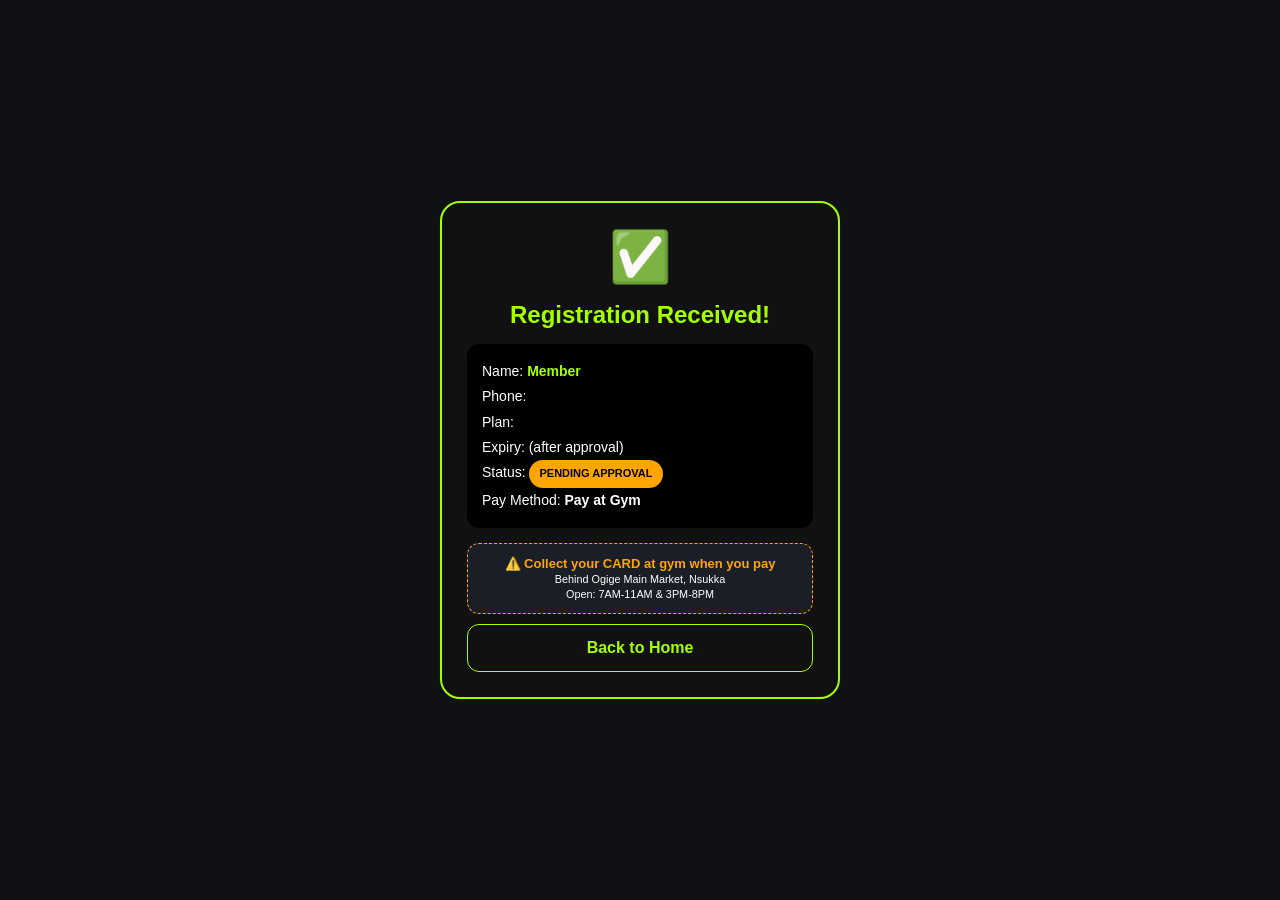
<file: thank_you.html>
<!DOCTYPE html>
<html lang="en">
<head>
<meta charset="UTF-8"><meta name="viewport" content="width=device-width, initial-scale=1.0">
<title>IRONCITY - Registration Received</title>
<style>
:root{--neon:#a6ff00;--bg:#0f1115;--card:#1a1e26}
*{margin:0;padding:0;box-sizing:border-box;font-family:Inter,sans-serif}
body{background:var(--bg);color:#fff;padding:20px;display:flex;justify-content:center;align-items:center;min-height:100vh}
.card-wrap{max-width:400px;width:100%}
.box{background:#111;border:2px solid #a6ff00;border-radius:20px;padding:25px;text-align:center}
.info{background:#000;border-radius:12px;padding:15px;text-align:left;font-size:14px;line-height:1.8;margin:15px 0}
.btn{width:100%;background:var(--neon);color:#000;padding:14px;border-radius:12px;font-weight:900;border:none;margin-top:10px;cursor:pointer;display:block;text-align:center;text-decoration:none}
.btn-outline{background:transparent;border:1.5px solid var(--neon);color:var(--neon)}
.badge{padding:4px 10px;border-radius:20px;font-size:11px;font-weight:900;display:inline-block}
</style>
</head>
<body>
<div class="card-wrap">
  <div class="box" id="mainBox">
    <div style="font-size:50px" id="icon">✅</div>
    <h2 style="color:#a6ff00;margin:15px 0" id="title">Registration Received!</h2>
    <div class="info" id="info"></div>
    <div id="payGymExtra" style="display:none;background:#1a1e26;border:1.5px dashed orange;border-radius:12px;padding:12px;margin:10px 0;font-size:13px">
      <b style="color:orange">⚠️ Collect your CARD at gym when you pay</b><br><small>Behind Ogige Main Market, Nsukka<br>Open: 7AM-11AM & 3PM-8PM</small>
    </div>
    <div id="payNowExtra" style="display:none;background:#121a00;border:1.5px solid #a6ff00;border-radius:12px;padding:12px;margin:10px 0;font-size:13px">
      <b style="color:#a6ff00">⏳ Payment Processing</b><br><small>We will confirm your payment shortly.<br>You will receive your CARD after admin approval.</small>
    </div>
    <div id="renewExtra" style="display:none;background:#0f1115;border:1px solid #333;border-radius:12px;padding:12px;margin:10px 0;font-size:12px;color:#8a8f98"></div>
    <a href="index.html" class="btn btn-outline">Back to Home</a>
  </div>
</div>
<script>
const p=new URLSearchParams(window.location.search);
const name=p.get('name')||localStorage.getItem('memberName')||'Member';
const plan=p.get('plan')||localStorage.getItem('plan')||'';
const expiry=p.get('expiry')||localStorage.getItem('memberExpiry')||'';
const phone=p.get('phone')||localStorage.getItem('memberPhone')||'';
const payMethod=p.get('payMethod')||localStorage.getItem('payMethod')||'Pay at Gym';
const isTopUp=p.get('isTopUp')==='true';
const isPayAtGym=payMethod.toLowerCase().includes('gym');

document.getElementById('info').innerHTML=`
<div>Name: <b style="color:#a6ff00">${name}</b></div>
<div>Phone: <b>${phone}</b></div>
<div>Plan: <b>${plan}</b></div>
<div>Expiry: <b style="color:orange">${expiry}</b> (after approval)</div>
<div>Status: <span class="badge" style="background:orange;color:#000">PENDING APPROVAL</span></div>
<div>Pay Method: <b>${payMethod}</b></div>
`;

if(isTopUp){
  document.getElementById('title').innerText='Renewal Received!';
  document.getElementById('renewExtra').style.display='block';
  document.getElementById('renewExtra').innerHTML=`Thanks for renewing! Your NEW expiry <b style="color:#a6ff00">${expiry}</b> is noted.<br><br><small>Admin will confirm and your card will be updated after payment approval. Expiry does NOT move in system until payment is approved.</small>`;
}

if(isPayAtGym){
  document.getElementById('payGymExtra').style.display='block';
} else {
  document.getElementById('payNowExtra').style.display='block';
}
</script>
</body>
</html>
</file>
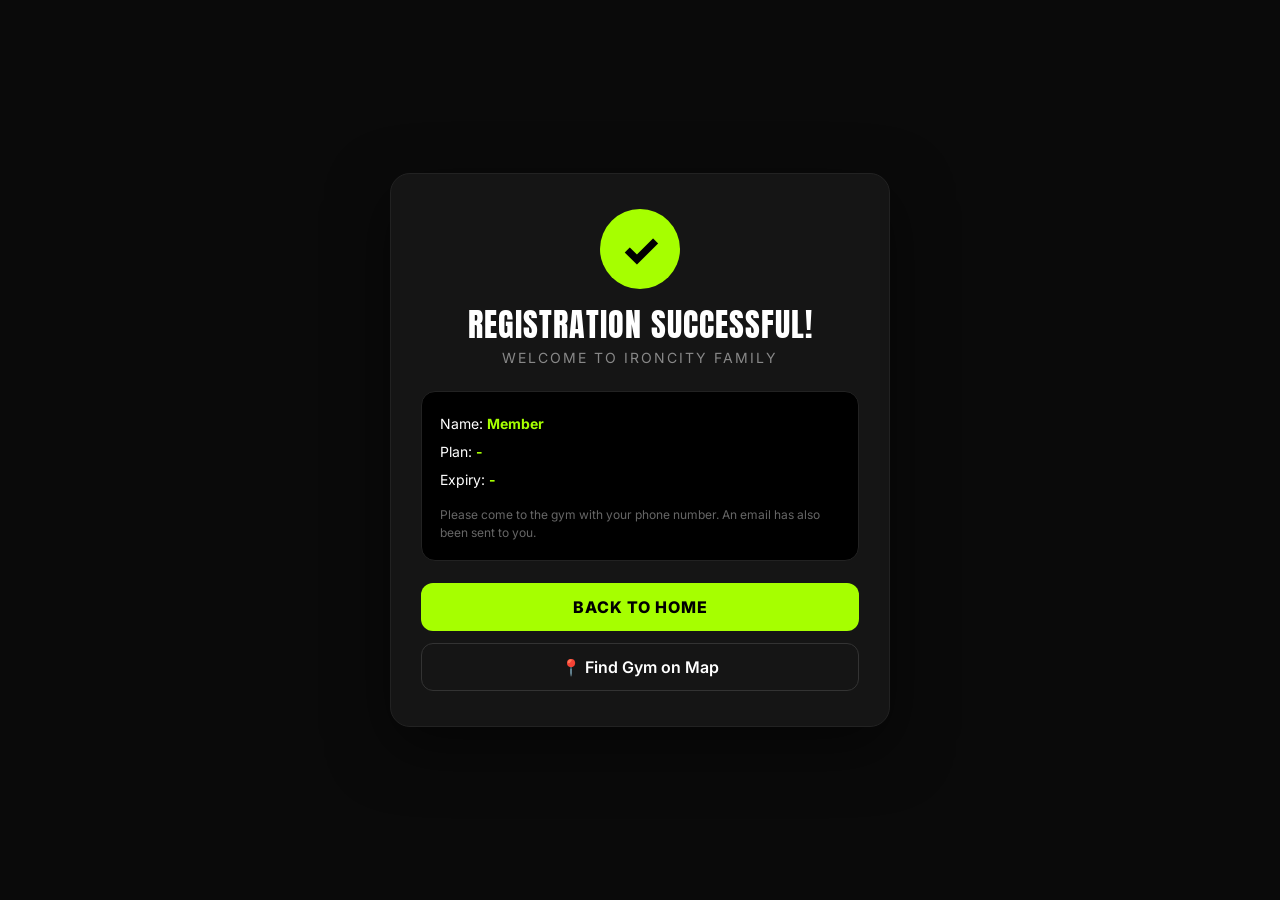
<file: main_website/thank_you.html>
<!DOCTYPE html>
<html lang="en">
<head>
<meta charset="UTF-8">
<meta name="viewport" content="width=device-width, initial-scale=1.0">
<title>Thank You - IRONCITY</title>
<link href="https://fonts.googleapis.com/css2?family=Anton&family=Inter:wght@400;600;800&display=swap" rel="stylesheet">
<style>
  *{margin:0; padding:0; box-sizing:border-box;}
  body{
    background:#0a0a0a;
    color:#fff;
    font-family:'Inter', sans-serif;
    min-height:100vh;
    display:flex;
    align-items:center;
    justify-content:center;
    padding:20px;
  }
  .form-section{width:100%; max-width:500px;}
  .form-box{
    background:#151515;
    border:1px solid #222;
    border-radius:20px;
    padding:35px 30px;
    text-align:center;
    box-shadow:0 20px 60px rgba(0,0,0,0.5);
  }
  .check{
    width:80px; height:80px;
    background:#a6ff00;
    color:#000;
    font-size:45px;
    border-radius:50%;
    display:flex;
    align-items:center;
    justify-content:center;
    margin:0 auto 20px;
    font-weight:800;
  }
  .form-title{
    font-family:'Anton', sans-serif;
    font-size:32px;
    letter-spacing:1px;
    line-height:1;
  }
  .form-subtitle{
    color:#888;
    margin-top:8px;
    font-size:14px;
    text-transform:uppercase;
    letter-spacing:2px;
  }
  #details{
    background:#000;
    padding:18px;
    border-radius:14px;
    border:1px solid #222;
    text-align:left;
    margin-top:25px;
    line-height:2;
    font-size:14px;
  }
  #details b{color:#a6ff00;}
  .btn-green{
    background:#a6ff00;
    color:#000;
    padding:14px;
    border-radius:12px;
    font-weight:800;
    text-decoration:none;
    display:block;
    text-transform:uppercase;
    margin-top:22px;
    letter-spacing:1px;
  }
  .btn-outline{
    border:1px solid #333;
    color:#fff;
    padding:13px;
    border-radius:12px;
    text-decoration:none;
    display:block;
    margin-top:12px;
    font-weight:600;
    transition:0.2s;
  }
  .btn-outline:hover{border-color:#a6ff00; color:#a6ff00;}
</style>
</head>
<body>

<div class="form-section">
  <div class="form-box">
    <div class="check">✓</div>
    <div class="form-title">REGISTRATION SUCCESSFUL!</div>
    <div class="form-subtitle">Welcome to IRONCITY family</div>
    
    <div id="details">Loading...</div>
    
    <a href="index.html" class="btn-green">Back to Home</a>
    <a href="https://maps.google.com/?q=Ogige+Main+Market+Nsukka" target="_blank" class="btn-outline">📍 Find Gym on Map</a>
  </div>
</div>

<script>
  const params = new URLSearchParams(window.location.search);
  document.getElementById('details').innerHTML = `
    <div>Name: <b>${params.get('name') || 'Member'}</b></div>
    <div>Plan: <b>${params.get('plan') || '-'}</b></div>
    <div>Expiry: <b>${params.get('expiry') || '-'}</b></div>
    <div style="margin-top:12px; font-size:12px; color:#666; line-height:1.5;">Please come to the gym with your phone number. An email has also been sent to you.</div>
  `;
</script>
</body>
</html>
</file>
<file: styles.css>
/* styles.css */

:root{--bg:#0f1115;--card:#1a1e26;--neon:#a6ff00;--text:#fff;--muted:#8a8f98}
*{margin:0;padding:0;box-sizing:border-box;font-family:Inter,sans-serif}
body{background:var(--bg);color:var(--text);padding-bottom:80px}
header{padding:18px;display:flex;justify-content:space-between;align-items:center;position:sticky;top:0;background:var(--bg);z-index:10;border-bottom:1px solid #222}
.logo{font-weight:900;color:var(--neon);font-size:22px}
.open-badge{font-size:10px;font-weight:800;padding:6px 10px;border-radius:20px;background:#1a1e26;border:1px solid #333}
.open-badge.open{color:var(--neon);border-color:var(--neon)}.open-badge.closed{color:#ff4d4d;border-color:#ff4d4d}
.neon{color:var(--neon)}.muted{color:var(--muted);font-size:14px;margin-bottom:15px}.muted-sm{color:var(--muted);font-size:13px;margin-bottom:15px}
.page{display:none;padding:20px;animation:fade.3s}.page.active{display:block}
.hero h1{font-size:42px;font-weight:900;margin:20px 0 10px}.hero h1 span{color:var(--neon)}
.small-neon{color:var(--neon);font-size:12px;letter-spacing:2px;font-weight:700}
.hero-img{width:100%;height:220px;border-radius:16px;overflow:hidden;margin:15px 0;border:1px solid #222}.hero-img img{width:100%;height:100%;object-fit:cover}
.btn{display:block;width:100%;background:var(--neon);color:#000;padding:16px;text-align:center;border-radius:12px;font-weight:800;text-decoration:none;margin:15px 0;border:none;font-size:16px;cursor:pointer}
.btn.outline{background:transparent;border:1.5px solid var(--neon);color:var(--neon)}
.card{background:var(--card);border-radius:16px;padding:16px;margin:12px 0;border:1px solid #222}
.time-card{border:1.5px solid var(--neon);background:#121a00}.time-card.small{padding:12px;font-size:13px}
.time-row{display:flex;justify-content:space-between;gap:10px;text-align:center}.time-row div{flex:1;background:#1a1e26;padding:10px;border-radius:10px}
.time-note{text-align:center;color:var(--muted);font-size:11px;margin-top:10px}
.price{font-size:22px;font-weight:800;color:var(--neon);margin:8px 0}.badge{background:var(--neon);color:#000;font-size:10px;padding:3px 8px;border-radius:20px;font-weight:800;display:inline-block;margin-bottom:6px}
.plan-card{border:1.5px solid #2a2e38;cursor:pointer}.plan-card.selected{border-color:var(--neon);box-shadow:0 0 15px rgba(166,255,0,.3)}
input,select,textarea{width:100%;background:#0f1115;border:1.5px solid #2a2e38;border-radius:12px;padding:14px;color:#fff;margin:8px 0 14px;outline:none}
input:focus,select:focus,textarea:focus{border-color:var(--neon)} label{font-size:12px;color:var(--muted);font-weight:600}
.pay-options{display:flex;gap:10px;margin:8px 0 14px}
.pay-card{flex:1;background:#1a1e26;border:1.5px solid #2a2e38;border-radius:12px;padding:14px;cursor:pointer;display:flex;flex-direction:column;gap:4px}
.pay-card b{color:#fff;font-size:14px}.pay-card.active{border-color:var(--neon);background:#121a00;box-shadow:0 0 10px rgba(166,255,0,.2)}
.pay-card input{display:none}
.pay-box{border:1.5px solid var(--neon);background:#121a00}
.upload-area{border:2px dashed var(--neon);border-radius:12px;padding:18px;text-align:center;cursor:pointer;background:#0f1115}
.tiny{text-align:center;color:var(--muted);font-size:11px}.about-text{color:var(--muted);font-size:13px}
.bottom-nav{position:fixed;bottom:0;left:0;right:0;background:#161a23;border-top:1px solid #222;display:flex;justify-content:space-around;padding:10px 0}
.bottom-nav button{background:none;border:none;color:var(--muted);font-size:13px;display:flex;flex-direction:column;align-items:center;gap:4px}
.bottom-nav button.active{color:var(--neon)}
@keyframes fade{from{opacity:0;transform:translateY(10px)}to{opacity:1;transform:translateY(0)}}

/* ===== ADDED ONLY FOR NEW PROFILE + ADMIN CONTROLS - NOTHING OLD TOUCHED ===== */
.upload-area img{max-width:80px;max-height:80px;border-radius:50%;object-fit:cover;border:2px solid var(--neon);margin-bottom:6px}
#profileName,#fileName{font-weight:700}
.days-control{display:flex;align-items:center;gap:6px;background:#111;border:1px solid #333;border-radius:10px;padding:6px;margin:8px 0}
.days-control input{width:70px;text-align:center;background:#000;color:#a6ff00;font-weight:900;border:1px solid #333;border-radius:8px;padding:8px;margin:0}
.days-control button{width:36px;height:36px;border-radius:8px;border:none;font-weight:900;cursor:pointer;background:#222;color:#fff}
.icon-btn{width:36px;height:36px;border-radius:8px;border:1px solid #333;background:#111;color:#fff;cursor:pointer;font-size:16px}

   /* ===== IRONCITY HOME FIX - KEEP YOUR HTML, JUST ADD THIS CSS ===== */
/* ===== IRONCITY HOME FIX - KEEP YOUR HTML, JUST ADD THIS CSS ===== */

/* Make bottom nav stay static like Plans page */
.bottom-nav{
  position: fixed !important;
  bottom: 0 !important;
  left: 0 !important;
  right: 0 !important;
  width: 100% !important;
  z-index: 9999 !important;
  background: #0a0a0a !important;
  border-top: 1px solid #222 !important;
}

/* Give home page space so nav doesn't cover content */
#home{
  padding-bottom: 90px !important;
  overflow-x: hidden !important;
}

/* Hero - Keep your old hero size */
#home .hero-old{
  position: relative !important;
  width: 100% !important;
  height: 380px !important;
  border-radius: 16px !important;
  overflow: hidden !important;
  background: #111 !important;
  margin: 10px 0 !important;
}
#home .hero-old > img{
  width: 100% !important;
  height: 380px !important;
  object-fit: cover !important;
  object-position: top center !important;
  display: block !important;
}
#home .hero-overlay{
  position: absolute !important;
  inset: 0 !important;
  background: linear-gradient(to bottom, rgba(0,0,0,0.1) 0%, rgba(0,0,0,0.9) 80%) !important;
  padding: 16px !important;
  display: flex !important;
  flex-direction: column !important;
  justify-content: space-between !important;
}
#home .top-bar{
  display: flex !important;
  justify-content: space-between !important;
  align-items: center !important;
}
#home .btn-join-small{
  background: #a6ff00 !important;
  color: #000 !important;
  border: none !important;
  padding: 8px 14px !important;
  border-radius: 8px !important;
  font-weight: 900 !important;
  font-size: 13px !important;
}

/* Sections */
#home .section{
  margin: 40px 0 !important;
  padding: 8px 2px 0 2px !important;
}
#home .section h2{
  color: #a6ff00 !important;
  font-size: 18px !important;
  font-weight: 900 !important;
  margin-bottom: 10px !important;
}

/* Offer grid */
#home .offer-grid{
  display: grid !important;
  grid-template-columns: 1fr 1fr !important;
  gap: 10px !important;
}
#home .offer-card{
  background: #111 !important;
  border: 1px solid #222 !important;
  border-radius: 12px !important;
  padding: 13px !important;
}
#home .offer-card b{ font-size: 14px !important; color: #fff !important; }
#home .offer-card p{ font-size: 13px !important; color: #888 !important; margin-top: 4px !important; }

/* SHOP GRID - 2 columns */
#home .shop-grid{
  display: grid !important;
  grid-template-columns: 1fr 1fr !important;
  gap: 10px !important;
}
#home .shop-card{
  background: #111 !important;
  border: 1px solid #222 !important;
  border-radius: 14px !important;
  overflow: hidden !important;
  display: flex !important;
  flex-direction: column !important;
}

/* THIS FIXES YOUR CUTTING ISSUE - Full picture visible but card size stays same */
/*#home .shop-card img{
  width: 100% !important;
  height: 140px !important;
  min-height: 140px !important;
  max-height: 140px !important;
  object-fit: contain !important;
  object-position: center !important;
  background: #0a0a0a !important;
  padding: 8px !important;
  display: block !important;
  flex-shrink: 0 !important;
}*/

#home .shop-card .info{
  padding: 11px !important;
  flex: 1 !important;
}
#home .shop-card .info b{
  font-size: 14.5px !important;
  display: block !important;
  color: #fff !important;
}
#home .shop-card .info p{
  font-size: 12.5px !important;
  color: #777 !important;
  margin-top: 3px !important;
  line-height: 1.3 !important;
}
#home .badge{
  display: inline-block !important;
  background: rgba(166,255,0,0.15) !important;
  color: #a6ff00 !important;
  border: 1px solid #a6ff00 !important;
  padding: 4px 8px !important;
  border-radius: 20px !important;
  font-size: 11px !important;
  font-weight: 800 !important;
  margin-top: 6px !important;
}

/* ===== ABOUT PAGE - NEW ENGAGING VERSION ===== */
#about{padding-bottom:95px !important; overflow-x:hidden !important}

#about h2.neon{color:#a6ff00 !important; font-size:24px !important; font-weight:900 !important; margin:10px 0 16px 0 !important}

#about .card{background:#111 !important; border:1px solid #222 !important; border-radius:16px !important; padding:18px !important; margin:18px 0 !important}
#about .card.dark{background:linear-gradient(135deg,#111,#151510) !important; border:1px solid rgba(166,255,0,0.18) !important}
#about .card h3{font-size:14px !important; font-weight:900 !important; color:#fff !important; margin-bottom:8px !important; letter-spacing:0.3px !important}
#about .about-text{font-size:14.5px !important; line-height:1.7 !important; color:#888 !important}
#about .about-text.light{color:#aaa !important}
#about .label{font-size:10.5px !important; font-weight:900 !important; letter-spacing:1.5px !important; color:#666 !important; margin-bottom:10px !important}
#about .label.green{color:#a6ff00 !important}

/* Hero */
.about-hero-full{position:relative; height:360px; border-radius:16px; overflow:hidden; margin:12px 0 20px 0; background:#111; border:1px solid #222}
.about-hero-full img{width:100% !important; height:360px !important; object-fit:cover !important; object-position:top !important; display:block !important}
.about-hero-overlay{position:absolute; inset:0; background:linear-gradient(to top, rgba(0,0,0,0.95) 25%, rgba(0,0,0,0.15) 70%); padding:20px; display:flex; flex-direction:column; justify-content:flex-end}
.about-hero-overlay .eyebrow{color:#a6ff00; font-size:10.5px; font-weight:900; letter-spacing:2px}
.about-hero-overlay h1{font-size:28px !important; line-height:0.95; color:#fff; font-weight:900; margin:6px 0}
.about-hero-overlay h1 span{color:#a6ff00}
.about-hero-overlay p{font-size:13px; color:#ccc; line-height:1.4; margin-top:6px}

/* Time card */
#about .time-card{background:linear-gradient(135deg,#111,#1a1a0a) !important; border:1px solid rgba(166,255,0,0.22) !important; position:relative !important}
#about .time-card::before{content:""; position:absolute; top:0; left:0; width:3px; height:100%; background:#a6ff00}
.time-row{display:flex; justify-content:space-between; gap:12px}
.time-row div{background:#0a0a0a; border:1px solid #222; border-radius:10px; padding:10px 14px; flex:1; text-align:center}
.time-row small{color:#666; font-size:10.5px; text-transform:uppercase; letter-spacing:1px}
.time-row b{color:#fff; font-size:15px; font-weight:900}
.time-note{font-size:11px; color:#666; margin-top:10px; text-align:center}

/* Galleries with pictures */
.about-mini-gallery{display:grid; grid-template-columns:1fr 1fr; gap:10px; margin-top:14px}
.about-mini-gallery img{width:100% !important; height:110px !important; object-fit:contain !important; background:#0a0a0a; border:1px solid #222; border-radius:12px; padding:10px; display:block !important}
.about-mini-gallery.three{grid-template-columns:1fr 1fr 1fr}
.about-mini-gallery.three img{height:90px !important}

.hero-img{width:100% !important; height:300px !important; border-radius:16px !important; overflow:hidden !important; margin:18px 0 !important; background:#111 !important; border:1px solid #222 !important}
.hero-img img{width:100% !important; height:300px !important; object-fit:cover !important; display:block !important}

/* Stats */
.stats-grid{display:grid; grid-template-columns:1fr 1fr 1fr 1fr; gap:8px; background:#111; border:1px solid #222; border-radius:14px; padding:14px; margin:10px 0}
.stat-box{text-align:center}
.stat-box b{display:block; font-size:20px; color:#a6ff00; font-weight:900}
.stat-box span{font-size:10.5px; color:#777; line-height:1.2; display:block; margin-top:2px}

/* Diff */
.diff-grid{display:grid; gap:14px; margin-top:12px}
.diff b{font-size:14px; color:#fff; display:block}
.diff p{font-size:13px; color:#777; margin-top:3px; line-height:1.4}

/* Coaching tags */
.coach-tags{display:flex; flex-wrap:wrap; gap:6px; margin-top:12px}
.coach-tags span{background:rgba(166,255,0,0.12); border:1px solid rgba(166,255,0,0.3); color:#a6ff00; padding:5px 10px; border-radius:20px; font-size:11px; font-weight:800}

/* Values */
.values{display:flex; gap:10px; margin-top:14px}
.values div{background:#0a0a0a; border:1px solid #222; border-radius:10px; padding:10px 12px; flex:1; font-size:13px; font-weight:800; color:#fff; text-align:center}
.values div b{display:block; color:#a6ff00; font-size:14px; margin-bottom:2px}

/* Buttons */
.btn-join-about{width:100%; margin-top:16px; padding:14px; border-radius:12px; background:#a6ff00; color:#000; font-weight:900; border:none; font-size:14px}
.map-btn{background:#a6ff00 !important; border:none !important; color:#000 !important; padding:14px 28px !important; border-radius:12px !important; font-weight:900 !important; font-size:13px !important; text-decoration:none !important; display:inline-flex !important; align-items:center !important; gap:6px !important; margin-top:10px !important; box-shadow:0 4px 15px rgba(166,255,0,0.2) !important}
/* === ABOUT PAGE - PHONE FIX === */
.about-hero-full {
  width: 100% !important;
  height: auto !important;
  aspect-ratio: 16/11 !important;
  overflow: hidden !important;
  border-radius: 20px !important;
}
.about-hero-full img {
  width: 100% !important;
  height: 100% !important;
  object-fit: cover !important;
  object-position: center top !important; /* show face, not chest */
  display: block !important;
}

.about-mini-gallery {
    width: 100% !important;
  display: grid !important;
  grid-template-columns: 1fr 1fr !important;
  gap: 12px !important;
}
.about-mini-gallery img {
  width: 100% !important;
  height: auto !important;
  aspect-ratio: 1/1 !important; /* square - face no go cut */
  object-fit: cover !important;
  object-position: top center !important;
  border-radius: 12px !important;
}

.about-mini-gallery.three {
  grid-template-columns: 1fr 1fr 1fr !important;
}
.about-mini-gallery.three img {
 height: auto !important;
  object-position: top center !important;
}

.hero-img {
  width: 100% !important;
  height: auto !important;
  aspect-ratio: 16/9 !important;
  overflow: hidden !important;
}
.hero-img img {
  width: 100% !important;
  height: 100% !important;
  object-fit: cover !important;
  object-position: center !important;
}

/* Phone make it smaller height */
@media (max-width: 600px) {
  .about-hero-full {
    aspect-ratio: 4/3 !important;
  }
  .about-mini-gallery.three {
    grid-template-columns: 1fr !important;
  }
  .about-mini-gallery.three img {
    aspect-ratio: 4/3 !important;
  }
}

.card.story-card {
  width: 100% !important;
  max-width: 100% !important;
}

.shop-grid {
  display: grid;
  grid-template-columns: 1fr 1fr;
  gap: 12px;
}

.shop-card {
  background: #0e0e0e;
  border-radius: 14px !important;
  overflow: hidden; /* cut anything wey comot */
  border: 1px solid #1a1a1a;
}

.shop-card img {
  width: 100% !important; /* FILL left and right - this na the main fix */
  height: 170px !important; /* same height for all 4 */
  object-fit: cover !important; /* product fill without stretching */
  object-position: center !important;
  display: block;
  background: #fff; /* so the blur gym white go blend */
}

.shop-card .info {
  padding: 10px 10px 12px 10px;
  background: #0e0e0e; /* small black place for text remain */
}

.shop-card .info b {
  font-size: 13px;
  color: #fff;
}

.shop-card .info p {
  font-size: 11px;
  color: #777;
  margin: 3px 0 6px 0;
}

/* ===== ABOUT PAGE SPACING FIX - FROM VIDEO REQUEST - DO NOT REMOVE ===== */

/* 1. OPENING HOURS - leave as is but add bottom space */
#about .card.time-card {
  margin-bottom: 50px !important;
}

/* 2. WHY WE STARTED FOR NSUKKA - space top & bottom */
#about .card.story-card {
  margin-top: 50px !important;
  margin-bottom: 60px !important;
}

/* 3. GROUP PICTURE - that big group.png - space before am */
#about .hero-img {
  margin-top: 60px !important;
  margin-bottom: 25px !important;
  width: 100% !important;
  height: auto !important;
}

/* 4. STATS - 300+ / 4 / 3 / 100% - leave as is, small bottom space */
#about .stats-grid {
  margin-top: 10px !important;
  margin-bottom: 30px !important;
}

/* 5. WHY PEOPLE TRUST US - more space on top */
#about .card.dark {
  margin-top: 50px !important;
}

/* 6. COACHES WEY DEY FOR YOU - more space on top */
#about .card:has(.coach-tags) {
  margin-top: 50px !important;
}

/* 7. CORE VALUES - more space on top */
#about .card:has(.values) {
  margin-top: 50px !important;
}

/* RESET so e no scatter */
*{
  box-sizing: border-box;
}

.time-row{
  margin-top: 10px;
  display: flex;
  justify-content: space-between;
}

.socials-section{
  margin-top: 25px;
  width: 100%;
  max-width: 500px;
  margin-left: auto;
  margin-right: auto;
}

.social-grid{
  display: flex;
  flex-wrap: wrap;
  justify-content: center;
  gap: 14px;
}

.social-box{
  width: 110px;
  height: 110px;
  border-radius: 18px;
  display: flex;
  flex-direction: column;
  align-items: center;
  justify-content: center;
  text-decoration: none;
  color: white;
  flex-shrink: 0; /* This stops scatter */
}

/* Colors always show */
.social-box.call{ background: #ffffff; color: #000; }
.social-box.whatsapp{ background: #25D366; }
.social-box.facebook{ background: #1877F2; }
.social-box.instagram{ background: linear-gradient(45deg, #feda75, #fa7e1e, #d62976, #962fbf, #4f5bd5); }
.social-box.tiktok{ background: #000; border: 1.5px solid #333; }
.social-box.youtube{ background: #FF0000; }
.social-box.map{ background: #ccff00; color: #000; }

.social-box i{ font-size: 36px; margin-bottom: 6px; }
.social-box span{ font-size: 11px; font-weight: 900; }

/* FOR SMALL PHONE - So e no scatter */
@media (max-width: 380px){
  .social-box{
    width: 90px;
    height: 90px;
  }
  .social-grid{
    gap: 10px;
  }
}
</file>
